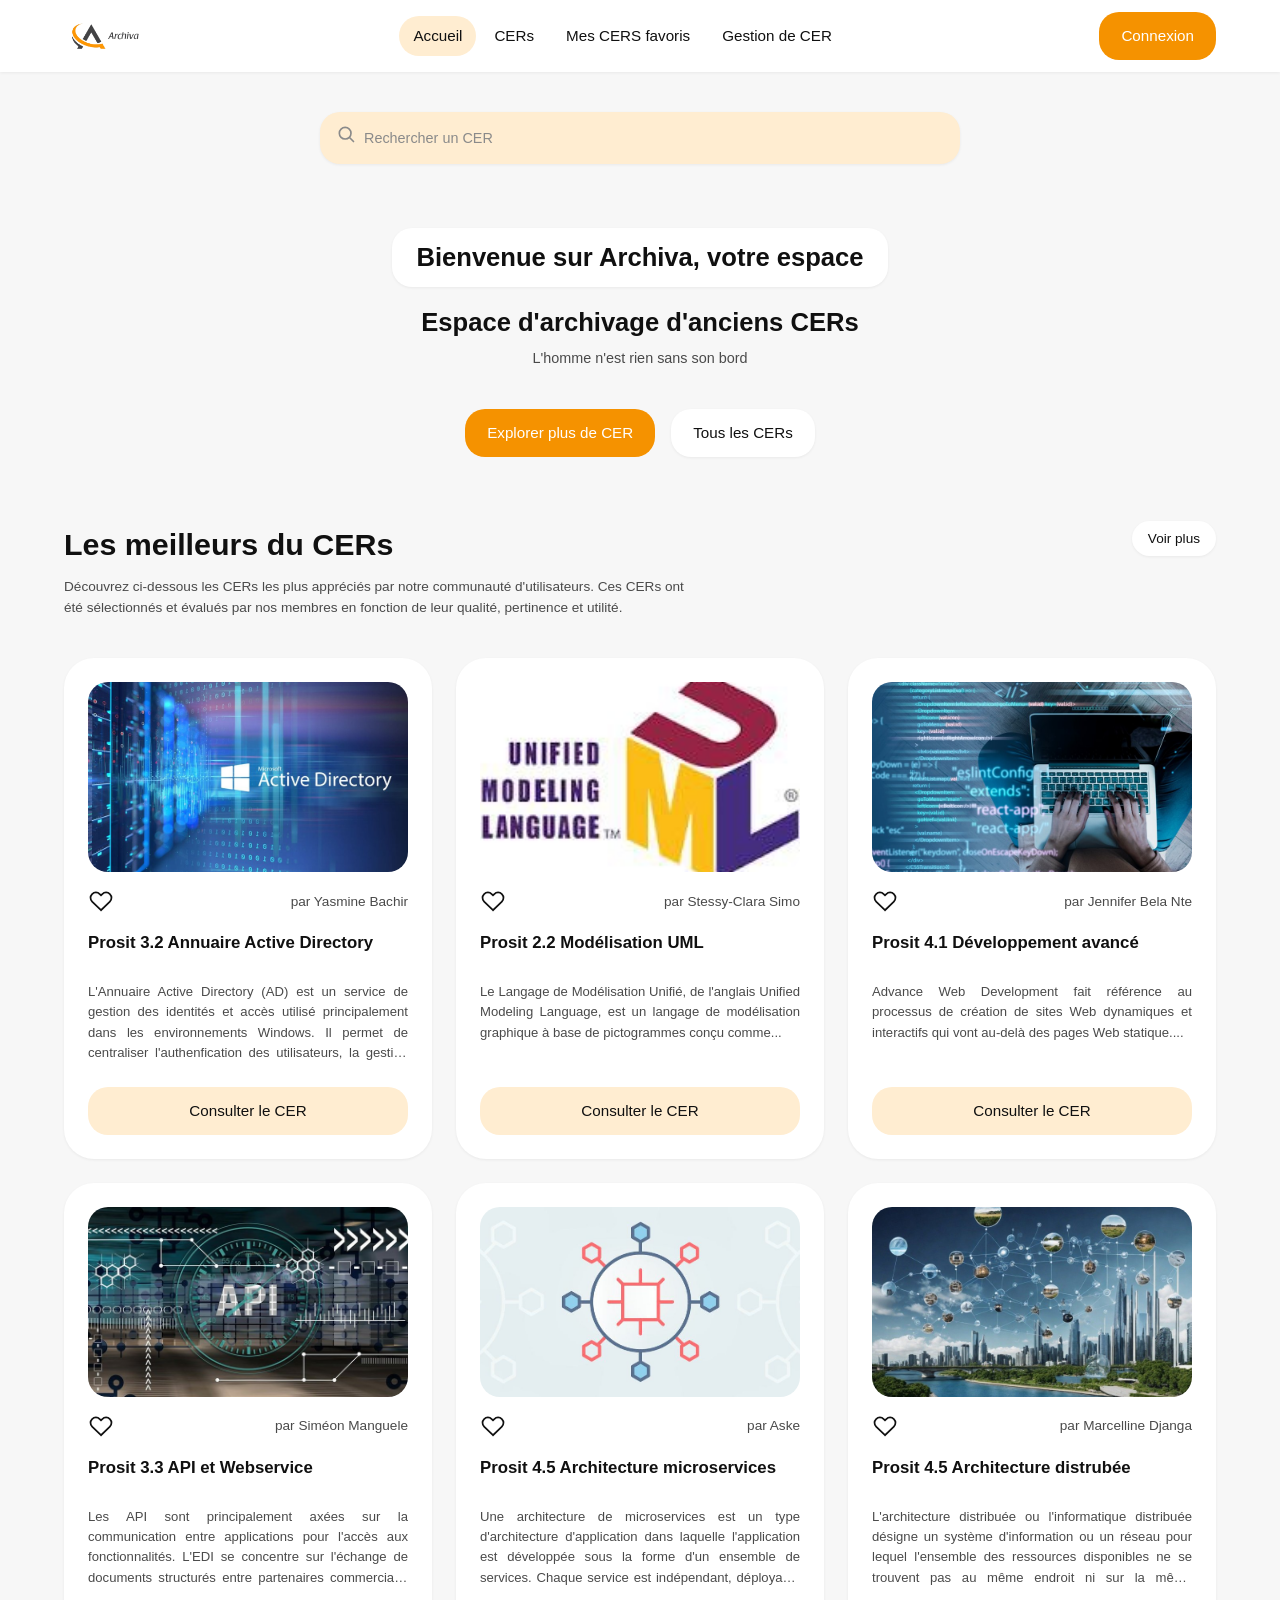
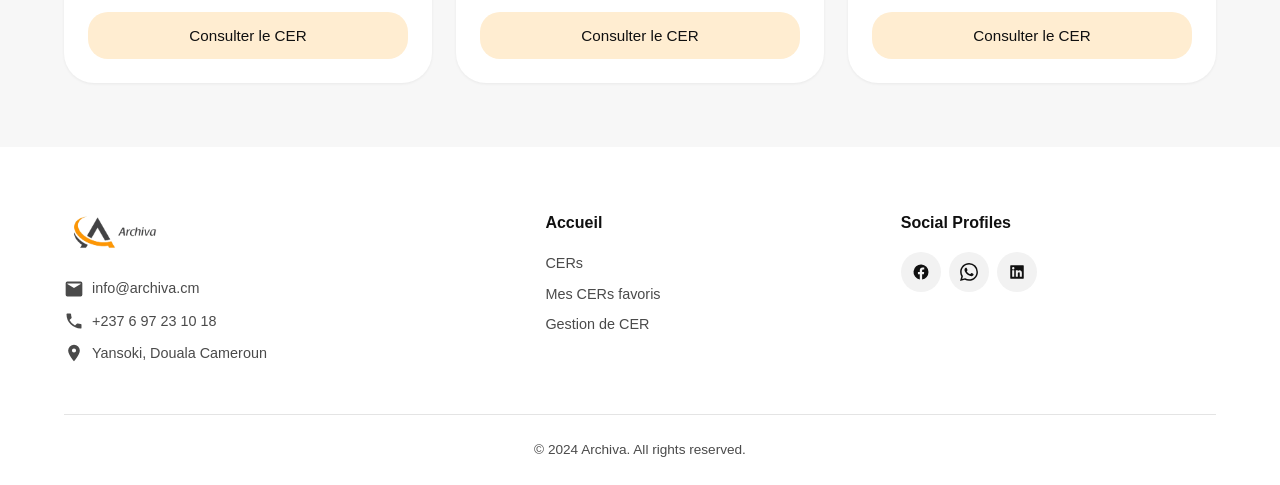
<file: index.html>
<!DOCTYPE html>
<html Lang="fr">
    <head>
        <meta charset="UTF-8">
        <meta name="viewport" content="width=device-width, initial-scale=1.0">
        <title>Archiva Accueil</title>
        <link rel="stylesheet" href="styles/styles.css">

    </head>

    <body>

        <header class="header">
            <div class="container header__inner">
                <a href="index.html" class="header__logo">
                    <img src="assets/images/logo.png" alt="Logo Archiva">
                </a>
                <nav class="nav">
                    <!-- Case à cocher cachée pour le menu mobile -->
                    <input type="checkbox" id="nav-toggle" class="nav__checkbox">
                     <!-- label hamburger coche/decoche la case ci-dessus -->
                    <label for="nav-toggle" class="nav__toggle" aria-label="Ouvrir le menu">
                    <svg width="26" height="26" viewBox="0 0 24 24" fill="none" stroke="currentColor" stroke-width="2" stroke-linecap="round">
                        <line x1="3" y1="6"  x2="21" y2="6"></line>
                        <line x1="3" y1="12" x2="21" y2="12"></line>
                        <line x1="3" y1="18" x2="21" y2="18"></line>
                    </svg>
                </label>

                
                <!-- Panneau du menu : barre horizontale en bureau, plein écran en mobile -->
                <div class="nav__panel">
                    <ul class="nav__list">
                       <!-- La croix de fermeture est un second label lié à la même case -->
                        <label for="nav-toggle" class="nav__close" aria-label="Fermer le menu">&times;</label>

                        <li class="nav__item"><a href="index.html"   class="nav__link nav__link--active">Accueil</a></li>
                        <li class="nav__item"><a href="cers.html" class="nav__link">CERs</a></li>
                        <li class="nav__item"><a href="favoris.html" class="nav__link">Mes CERS favoris</a></li>
                        <li class="nav__item"><a href="gestion.html" class="nav__link">Gestion de CER</a></li>

                        <a href="connexion.html" class="btn btn--primary nav__cta">Connexion</a>


                    </ul>
                </div>
                </nav>
            
                <a href="connexion.html" class="btn btn--primary header__cta">Connexion</a>
            </div>

        </header>

        <main>
           <!-- SECTION 1 — HERO -->
            <section class="hero">
                <div class="container">
                    <form class="search" action="cers.html">
                        <span class="search__icon">
                            <svg width="20" height="20" viewBox="0 0 24 24" fill="none" stroke="currentColor" stroke-width="2" stroke-linecap="round">
                             <circle cx="11" cy="11" r="7"></circle>
                             <line x1="16.5" y1="16.5" x2="21" y2="21"></line>
                            </svg>
                        </span>
                        <!-- label masqué visuellement mais lu par les lecteurs d'écran -->
                    <label for="search-home" class="sr-only">Rechercher un CER</label>
                    <input type="search" id="search-home" class="search__input" placeholder="Rechercher un CER">
                    </form>
                    <p class="hero__badge">Bienvenue sur Archiva, votre espace</p>
                    <h1 class="hero__title">Espace d'archivage d'anciens CERs</h1>
                    <p class="hero__subtitle">L'homme n'est rien sans son bord</p>

                <div class="hero__actions">
                    <a href="cers.html" class="btn btn--primary">Explorer plus de CER</a>
                    <a href="cers.html" class="btn btn--ghost">Tous les CERs</a>
                </div>

            </div>
            </section>
    <!-- SECTION 2 — LES MEILLEURS CERs -->
            <section class="cers">
                <div class="container">
                    <div class="cers__header">
                        <div>
                            <h2 class="cers__title">Les meilleurs du CERs</h2>
                            <p class="cers__description">
                            Découvrez ci-dessous les CERs les plus appréciés par notre communauté
                            d'utilisateurs. Ces CERs ont été sélectionnés et évalués par nos membres
                            en fonction de leur qualité, pertinence et utilité.
                        </p>
                        </div>
                        <a href="cers.html" class="btn btn--ghost btn--sm">Voir plus</a>
                    </div>

                    <div class="cers__grid">
                        <article class="card">
                            <img src="assets/images/active-directory.jpg" class="card__image" alt="Annuaire Active Directory">
                            <div class="card__meta">
                            <!-- Icône cœur : ajout aux favoris -->
                            <button class="card__fav" aria-label="Ajouter aux favoris">
                                <svg width="26" height="26" viewBox="0 0 24 24" fill="none" stroke="currentColor" stroke-width="1.6">
                                    <path d="M12 20.5 3.8 12.6a4.9 4.9 0 0 1 0-7 4.9 4.9 0 0 1 7 0l1.2 1.2 1.2-1.2a4.9 4.9 0 0 1 7 0 4.9 4.9 0 0 1 0 7z"></path>
                                </svg>
                            </button>
                            <span class="card__author">par Yasmine Bachir</span>
                             </div>

                             <h3 class="card__title">Prosit 3.2 Annuaire Active Directory</h3>

                             <p class="card__text">
                                L'Annuaire Active Directory (AD) est un service de gestion des identités et accès utilisé principalement dans les environnements Windows. Il permet de centraliser l'authenfication des utilisateurs, la gestion des ordinateurs du domaine et l'application des stratégies de groupe. 
                             </p>

                             <a href="#" class="btn btn--secondary btn--block card__action">Consulter le CER</a>
                        </article>

                          <article class="card">
                            <img src="assets/images/uml.jpg" class="card__image" alt="Modelisation UML">
                            <div class="card__meta">
                            <!-- Icône cœur : ajout aux favoris -->
                            <button class="card__fav" aria-label="Ajouter aux favoris">
                                <svg width="26" height="26" viewBox="0 0 24 24" fill="none" stroke="currentColor" stroke-width="1.6">
                                    <path d="M12 20.5 3.8 12.6a4.9 4.9 0 0 1 0-7 4.9 4.9 0 0 1 7 0l1.2 1.2 1.2-1.2a4.9 4.9 0 0 1 7 0 4.9 4.9 0 0 1 0 7z"></path>
                                </svg>
                            </button>
                            <span class="card__author">par Stessy-Clara Simo</span>
                             </div>

                             <h3 class="card__title">Prosit 2.2 Modélisation UML</h3>

                             <p class="card__text">
                                Le Langage de Modélisation Unifié, de l'anglais Unified Modeling Language, est un langage 
                                de modélisation graphique à base de pictogrammes conçu comme...
                             </p>

                             <a href="#" class="btn btn--secondary btn--block card__action">Consulter le CER</a>
                        </article>

                          <article class="card">
                            <img src="assets/images/advanced-dev.jpg" class="card__image" alt="Développement avancé">
                            <div class="card__meta">
                            <!-- Icône cœur : ajout aux favoris -->
                            <button class="card__fav" aria-label="Ajouter aux favoris">
                                <svg width="26" height="26" viewBox="0 0 24 24" fill="none" stroke="currentColor" stroke-width="1.6">
                                    <path d="M12 20.5 3.8 12.6a4.9 4.9 0 0 1 0-7 4.9 4.9 0 0 1 7 0l1.2 1.2 1.2-1.2a4.9 4.9 0 0 1 7 0 4.9 4.9 0 0 1 0 7z"></path>
                                </svg>
                            </button>
                            <span class="card__author">par Jennifer Bela Nte</span>
                             </div>

                             <h3 class="card__title">Prosit 4.1 Développement avancé </h3>

                             <p class="card__text">
                                Advance Web Development fait référence au processus de création de sites Web dynamiques et 
                                interactifs qui vont au-delà des pages Web statique....
                             </p>

                             <a href="#" class="btn btn--secondary btn--block card__action">Consulter le CER</a>
                        </article>

                        <article class="card">
                            <img src="assets/images/api-webservice.jpg" class="card__image" alt="API et Webservice">

                            <div class="card__meta">
                                <button class="card__fav" aria-label="Ajouter aux favoris">
                                    <svg width="26" height="26" viewBox="0 0 24 24" fill="none" stroke="currentColor" stroke-width="1.6">
                                        <path d="M12 20.5 3.8 12.6a4.9 4.9 0 0 1 0-7 4.9 4.9 0 0 1 7 0l1.2 1.2 1.2-1.2a4.9 4.9 0 0 1 7 0 4.9 4.9 0 0 1 0 7z"></path>
                                    </svg>
                                </button>
                                <span class="card__author">par Siméon Manguele</span>
                            </div>

                            <h3 class="card__title">Prosit 3.3 API et Webservice</h3>
                            <p class="card__text">
                                Les API sont principalement axées sur la communication entre applications pour
                                l'accès aux fonctionnalités. L'EDI se concentre sur l'échange de documents
                                structurés entre partenaires commerciaux selon des formats normalisés.
                            </p>

                            <a href="#" class="btn btn--secondary btn--block card__action">Consulter le CER</a>
                          </article>

                          <article class="card">
                            <img src="assets/images/microservices.jpg" class="card__image" alt="Architecture microservices">

                            <div class="card__meta">
                                <button class="card__fav" aria-label="Ajouter aux favoris">
                                    <svg width="26" height="26" viewBox="0 0 24 24" fill="none" stroke="currentColor" stroke-width="1.6">
                                        <path d="M12 20.5 3.8 12.6a4.9 4.9 0 0 1 0-7 4.9 4.9 0 0 1 7 0l1.2 1.2 1.2-1.2a4.9 4.9 0 0 1 7 0 4.9 4.9 0 0 1 0 7z"></path>
                                    </svg>
                                </button>
                                <span class="card__author">par Aske</span>
                            </div>

                            <h3 class="card__title">Prosit 4.5 Architecture microservices</h3>
                            <p class="card__text">
                                Une architecture de microservices est un type d'architecture d'application dans
                                laquelle l'application est développée sous la forme d'un ensemble de services.
                                Chaque service est indépendant, déployable séparément et communique avec les
                                autres via des interfaces légères.
                            </p>

                            <a href="#" class="btn btn--secondary btn--block card__action">Consulter le CER</a>
                          </article>

                          <article class="card">
                            <img src="assets/images/architecture-distribuee.jpg" class="card__image" alt="Architecture distribuée">

                            <div class="card__meta">
                                <button class="card__fav" aria-label="Ajouter aux favoris">
                                    <svg width="26" height="26" viewBox="0 0 24 24" fill="none" stroke="currentColor" stroke-width="1.6">
                                        <path d="M12 20.5 3.8 12.6a4.9 4.9 0 0 1 0-7 4.9 4.9 0 0 1 7 0l1.2 1.2 1.2-1.2a4.9 4.9 0 0 1 7 0 4.9 4.9 0 0 1 0 7z"></path>
                                    </svg>
                                </button>
                                <span class="card__author">par Marcelline Djanga</span>
                            </div>

                            <h3 class="card__title">Prosit 4.5 Architecture distrubée</h3>
                            <p class="card__text">
                                L'architecture distribuée ou l'informatique distribuée désigne un système
                                d'information ou un réseau pour lequel l'ensemble des ressources disponibles
                                ne se trouvent pas au même endroit ni sur la même machine.
                            </p>

                            <a href="#" class="btn btn--secondary btn--block card__action">Consulter le CER</a>
                          </article>

                    </div>
                </div>
            </section>


        </main>

        <footer class="footer">
            <div class="container">
                <div class="footer__top">

                    <!-- Colonne 1 : Logo et coordonnees -->
                    <div>
                        <div class="footer__logo">
                            <img src="assets/images/logo.png" alt="Archiva logo">
                        </div>

                        <p class="footer__contact-item">
                            <svg width="20" height="20" viewBox="0 0 24 24" fill="currentColor">
                            <path d="M2 5a2 2 0 0 1 2-2h16a2 2 0 0 1 2 2v14a2 2 0 0 1-2 2H4a2 2 0 0 1-2-2zm2 .5v.4l8 5 8-5v-.4z"/>
                        </svg>
                            info@archiva.cm
                        </p>

                        <p class="footer__contact-item">
                            <svg width="20" height="20" viewBox="0 0 24 24" fill="currentColor">
                            <path d="M6.6 10.8a15.1 15.1 0 0 0 6.6 6.6l2.2-2.2a1 1 0 0 1 1-.2 11.4 11.4 0 0 0 3.6.6 1 1 0 0 1 1 1V20a1 1 0 0 1-1 1A17 17 0 0 1 3 4a1 1 0 0 1 1-1h3.5a1 1 0 0 1 1 1 11.4 11.4 0 0 0 .6 3.6 1 1 0 0 1-.2 1z"/>
                        </svg>
                            +237 6 97 23 10 18
                        </p>

                        
                        <p class="footer__contact-item">
                            <svg width="20" height="20" viewBox="0 0 24 24" fill="currentColor">
                            <path d="M12 2a7 7 0 0 0-7 7c0 5.2 7 13 7 13s7-7.8 7-13a7 7 0 0 0-7-7m0 9.5A2.5 2.5 0 1 1 12 6.5a2.5 2.5 0 0 1 0 5"/>
                        </svg>
                            Yansoki, Douala Cameroun
                        </p>

                    </div>
                    <!-- Colonne 2 : liens de navigation -->
                <div>
                    <h3 class="footer__title">Accueil</h3>
                    <a href="cers.html"    class="footer__link">CERs</a>
                    <a href="favoris.html" class="footer__link">Mes CERs favoris</a>
                    <a href="gestion.html" class="footer__link">Gestion de CER</a>
                </div>

                <!-- Colonne 3 : réseaux sociaux -->
                <div>
                    <h3 class="footer__title">Social Profiles</h3>
                    <div class="footer__socials">
                        <a href="#" class="footer__social" aria-label="Facebook">
                            <svg width="18" height="18" viewBox="0 0 24 24" fill="currentColor">
                                <path d="M22 12a10 10 0 1 0-11.6 9.9v-7H7.9V12h2.5V9.8c0-2.5 1.5-3.9 3.7-3.9 1.1 0 2.2.2 2.2.2v2.4h-1.2c-1.2 0-1.6.8-1.6 1.6V12h2.7l-.4 2.9h-2.3v7A10 10 0 0 0 22 12"/>
                            </svg>
                        </a>
                        <a href="#" class="footer__social" aria-label="Whatsapp">
                            <svg width="18" height="18" viewBox="0 0 24 24" fill="currentColor">
                                <path d="M17.472 14.382c-.297-.149-1.758-.867-2.03-.967-.273-.099-.471-.148-.67.15-.197.297-.767.966-.94 1.164-.173.199-.347.223-.644.075-.297-.15-1.255-.463-2.39-1.475-.883-.788-1.48-1.761-1.653-2.059-.173-.297-.018-.458.13-.606.134-.133.298-.347.446-.52.149-.174.198-.298.298-.497.099-.198.05-.371-.025-.52-.075-.149-.669-1.612-.916-2.207-.242-.579-.487-.5-.669-.51-.173-.008-.371-.01-.57-.01-.198 0-.52.074-.792.372-.272.297-1.04 1.016-1.04 2.479 0 1.462 1.065 2.875 1.213 3.074.149.198 2.096 3.2 5.077 4.487.709.306 1.262.489 1.694.625.712.227 1.36.195 1.871.118.571-.085 1.758-.719 2.006-1.413.248-.694.248-1.289.173-1.413-.074-.124-.272-.198-.57-.347zm-5.421 7.403h-.004a9.87 9.87 0 0 1-5.031-1.378l-.361-.214-3.741.982.998-3.648-.235-.374a9.86 9.86 0 0 1-1.51-5.26c.001-5.45 4.436-9.884 9.888-9.884 2.64 0 5.122 1.03 6.988 2.898a9.825 9.825 0 0 1 2.893 6.994c-.003 5.45-4.437 9.884-9.885 9.884zm8.413-18.297A11.815 11.815 0 0 0 12.05 0C5.495 0 .16 5.335.157 11.892c0 2.096.547 4.142 1.588 5.945L.057 24l6.305-1.654a11.882 11.882 0 0 0 5.683 1.448h.005c6.554 0 11.89-5.335 11.893-11.893a11.821 11.821 0 0 0-3.48-8.413z"/>
                            </svg>
                        </a>
                        <a href="#" class="footer__social" aria-label="LinkedIn">
                            <svg width="18" height="18" viewBox="0 0 24 24" fill="currentColor">
                                <path d="M20.4 3H3.6A.6.6 0 0 0 3 3.6v16.8c0 .3.3.6.6.6h16.8c.3 0 .6-.3.6-.6V3.6a.6.6 0 0 0-.6-.6M8.3 18.3H5.6V9.7h2.7zM7 8.6a1.6 1.6 0 1 1 0-3.2 1.6 1.6 0 0 1 0 3.2m11.4 9.7h-2.7V14c0-1-.3-1.7-1.2-1.7-.7 0-1.1.5-1.3 1-.1.2-.1.4-.1.7v4.3h-2.7V9.7h2.7v1.2a2.7 2.7 0 0 1 2.4-1.3c1.8 0 3 1.1 3 3.6z"/>
                            </svg>
                        </a>
                    </div>
                </div>

                </div>

                <div class="footer__bottom">
                <p>&copy; 2024 Archiva. All rights reserved.</p>
            </div>

            </div>

        </footer>
         <script src="script/script.js" defer></script>
    </body>
</html>
</file>
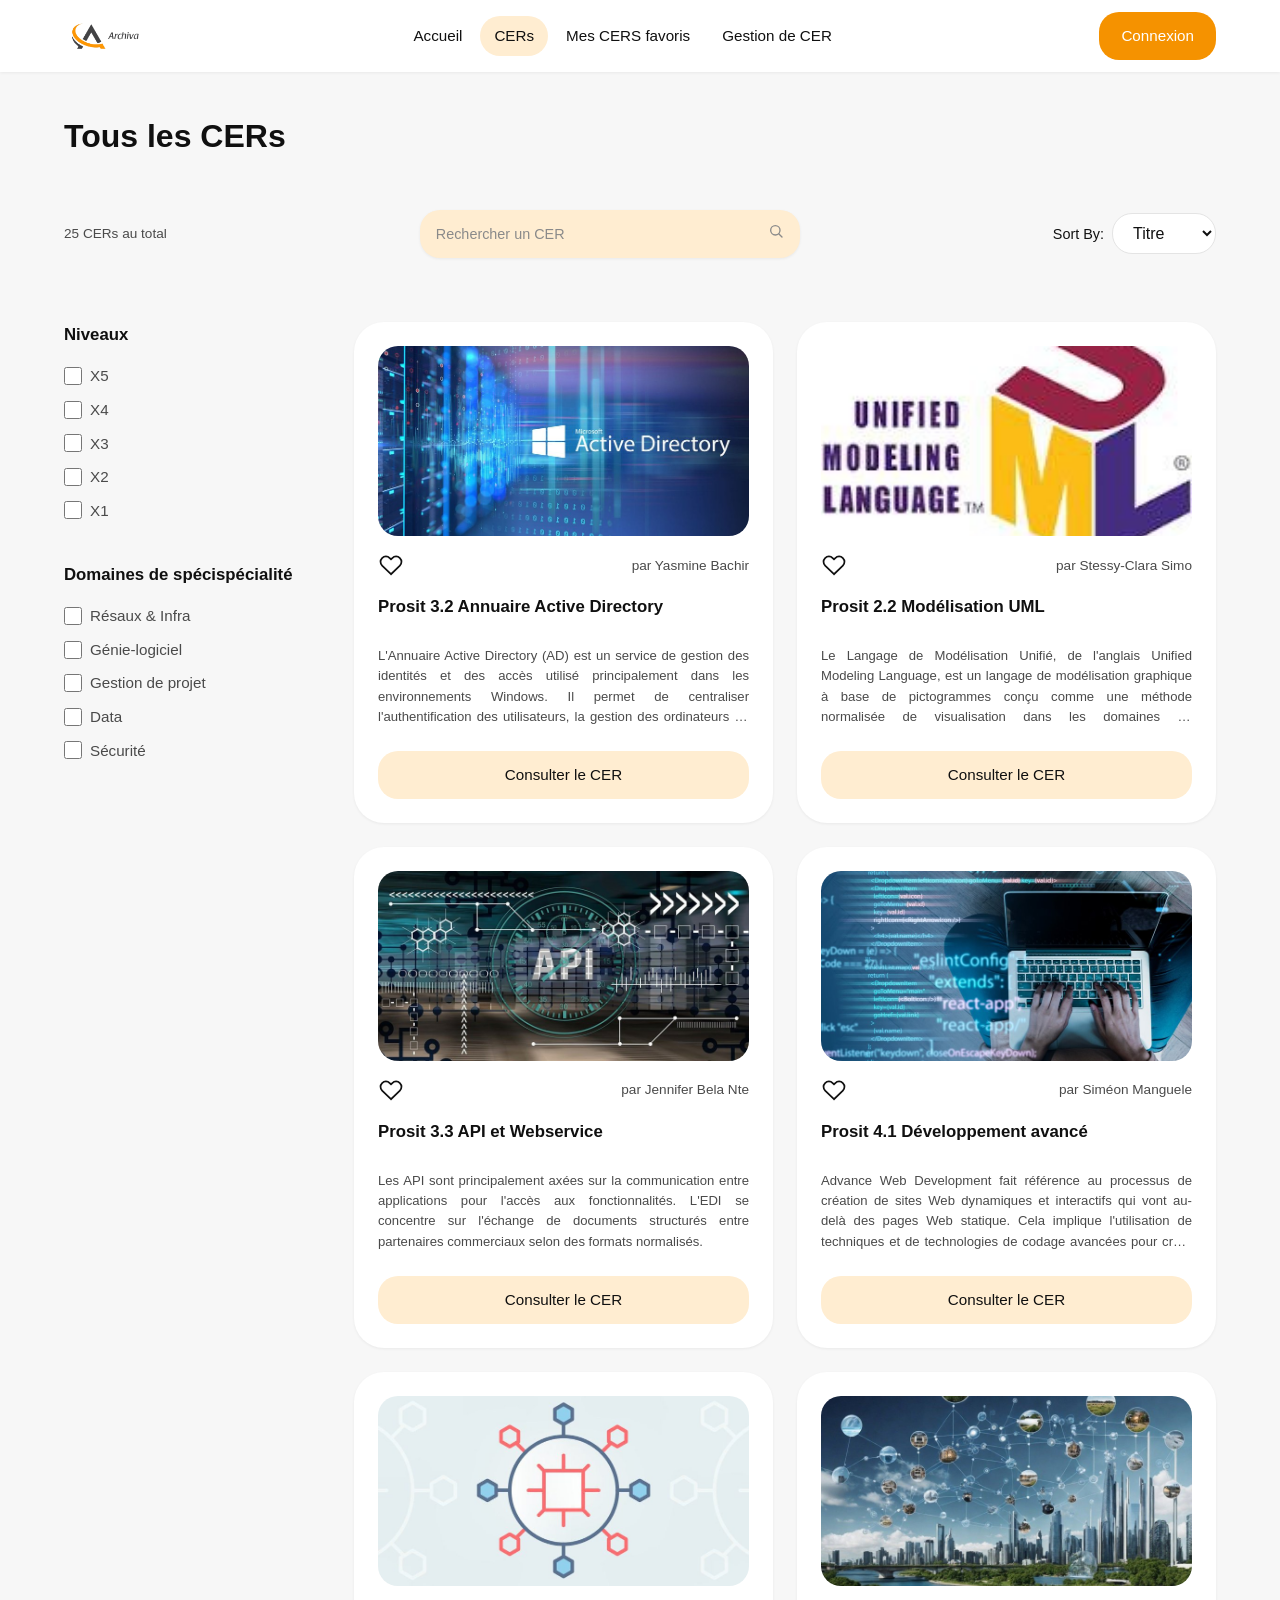
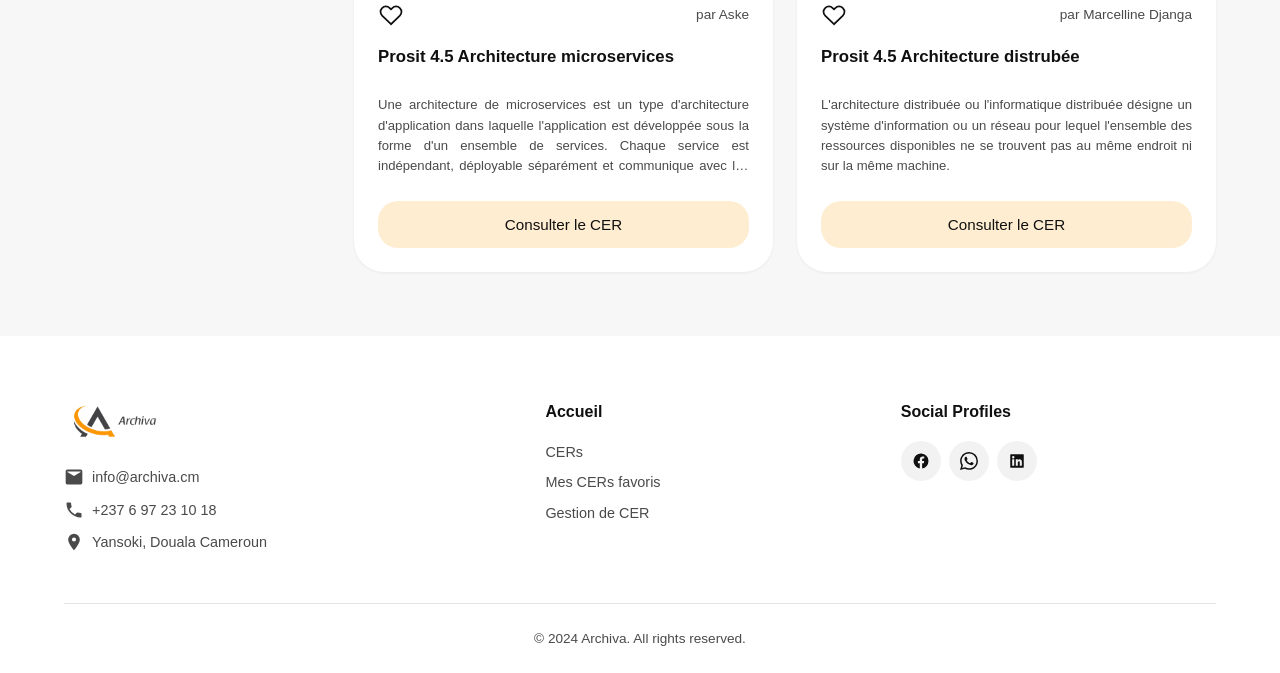
<file: cers.html>
<!DOCTYPE html>
<html Lang="fr">
    <head>
        <meta charset="UTF-8">
        <meta name="viewport" content="width=device-width, initial-scale=1.0">
        <title>Tous les CERs</title>
        <link rel="stylesheet" href="styles/styles.css">

    </head>
 <body>

        <header class="header">
            <div class="container header__inner">
                <a href="index.html" class="header__logo">
                    <img src="assets/images/logo.png" alt="Logo Archiva">
                </a>
                <nav class="nav">
                    <!-- Case à cocher cachée pour le menu mobile -->
                    <input type="checkbox" id="nav-toggle" class="nav__checkbox">
                     <!-- label hamburger coche/decoche la case ci-dessus -->
                    <label for="nav-toggle" class="nav__toggle" aria-label="Ouvrir le menu">
                    <svg width="26" height="26" viewBox="0 0 24 24" fill="none" stroke="currentColor" stroke-width="2" stroke-linecap="round">
                        <line x1="3" y1="6"  x2="21" y2="6"></line>
                        <line x1="3" y1="12" x2="21" y2="12"></line>
                        <line x1="3" y1="18" x2="21" y2="18"></line>
                    </svg>
                </label>

                
                <!-- Panneau du menu : barre horizontale en bureau, plein écran en mobile -->
                <div class="nav__panel">
                    <ul class="nav__list">
                       <!-- La croix de fermeture est un second label lié à la même case -->
                        <label for="nav-toggle" class="nav__close" aria-label="Fermer le menu">&times;</label>

                        <li class="nav__item"><a href="index.html"   class="nav__link">Accueil</a></li>
                        <li class="nav__item"><a href="cers.html" class="nav__link nav__link--active">CERs</a></li>
                        <li class="nav__item"><a href="favoris.html" class="nav__link">Mes CERS favoris</a></li>
                        <li class="nav__item"><a href="gestion.html" class="nav__link">Gestion de CER</a></li>

                        <a href="connexion.html" class="btn btn--primary nav__cta">Connexion</a>


                    </ul>
                </div>
                </nav>
            
                <a href="connexion.html" class="btn btn--primary header__cta">Connexion</a>
            </div>

        </header>

        <main>
            <section class="page-title">
                <div class="container">
                    <h1 class="page-title__text">Tous les CERs</h1>
                </div>
            </section>

            <section>
                <div class="container listing">
                    <div class="toolbar">

                        <p class="toolbar__count">25 CERs au total</p>

                        <form class="search toolbar__search">
                            <input type="search" id="search-cers" class="search__input" placeholder="Rechercher un CER">
                              <span class="search__icon">
                                <svg width="16" height="16" viewBox="0 0 24 24" fill="none" stroke="currentColor" stroke-width="2" stroke-linecap="round">
                                   <circle cx="11" cy="11" r="7"></circle>
                                   <line x1="16.5" y1="16.5" x2="21" y2="21"></line>
                                </svg>
                              </span>
                        </form>
                        
                        <div class="toolbar__sort">
                            <label for="sort-cers" class="toolbar__label">Sort By:</label>
                            <select id="sort-cers" class="select">
                                <option>Titre</option>
                                <option>Date</option>
                                <option>Niveau</option>
                            </select>
                        </div>
                    </div>

                    <aside class="filters">

                        <div class="filters__group">
                            <h2 class="filters__title">Niveaux</h2>
                            <label class="filters__item" for="cers-niv-x5">
                               <input type="checkbox" id="cers-niv-x5" class="filters__checkbox">
                                 X5
                            </label>

                            <label class="filters__item" for="cers-niv-x4">
                              <input type="checkbox" id="cers-niv-x4" class="filters__checkbox">
                              X4
                            </label>

                            <label class="filters__item" for="cers-niv-x3">
                             <input type="checkbox" id="cers-niv-x3" class="filters__checkbox">
                             X3
                            </label>

                            <label class="filters__item" for="cers-niv-x2">
                              <input type="checkbox" id="cers-niv-x2" class="filters__checkbox">
                               X2
                            </label>

                            <label class="filters__item" for="cers-niv-x1">
                               <input type="checkbox" id="cers-niv-x1" class="filters__checkbox">
                              X1
                            </label>

                        </div>

                        <div class="filters__group">
                             <h2 class="filters__title">Domaines de spécispécialité</h2>
                            <label class="filters__item" for="cers-dom-resaux-et-infra">
                                <input type="checkbox" id="cers-dom-resaux-et-infra" class="filters__checkbox">
                                Résaux & Infra
                            </label>

                            <label class="filters__item" for="cers-dom-genie-logiciel">
                                 <input type="checkbox" id="cers-dom-genie-logiciel" class="filters__checkbox">
                                Génie-logiciel
                            </label>

                            <label class="filters__item" for="cers-dom-gestion-de-projet">
                                <input type="checkbox" id="cers-dom-gestion-de-projet" class="filters__checkbox">
                                 Gestion de projet
                            </label>

                            <label class="filters__item" for="cers-dom-data">
                                <input type="checkbox" id="cers-dom-data" class="filters__checkbox">
                                 Data
                            </label>

                            <label class="filters__item" for="cers-dom-securite">
                               <input type="checkbox" id="cers-dom-securite" class="filters__checkbox">
                               Sécurité
                            </label>

                        </div>

                    </aside>

                    <div>
                        <div class="cers__grid">

                            <article class="card">
                            <img src="assets/images/active-directory.jpg" class="card__image" alt="Annuaire Active Directory">

                            <div class="card__meta">
                                <!-- Icône cœur : ajout aux favoris -->
                                <button class="card__fav" aria-label="Ajouter aux favoris">
                                    <svg width="26" height="26" viewBox="0 0 24 24" fill="none" stroke="currentColor" stroke-width="1.6">
                                        <path d="M12 20.5 3.8 12.6a4.9 4.9 0 0 1 0-7 4.9 4.9 0 0 1 7 0l1.2 1.2 1.2-1.2a4.9 4.9 0 0 1 7 0 4.9 4.9 0 0 1 0 7z"></path>
                                    </svg>
                                </button>
                                <span class="card__author">par Yasmine Bachir</span>
                            </div>

                            <h3 class="card__title">Prosit 3.2 Annuaire Active Directory</h3>

                            
                            <p class="card__text">
                                L'Annuaire Active Directory (AD) est un service de gestion des identités
                                et des accès utilisé principalement dans les environnements Windows.
                                Il permet de centraliser l'authentification des utilisateurs, la gestion
                                des ordinateurs du domaine et l'application des stratégies de groupe.
                            </p>

                            <a href="#" class="btn btn--secondary btn--block card__action">Consulter le CER</a>
                            </article>

                          <article class="card">
                            <img src="assets/images/uml.jpg" class="card__image" alt="Modélisation UML">

                            <div class="card__meta">
                                <button class="card__fav" aria-label="Ajouter aux favoris">
                                    <svg width="26" height="26" viewBox="0 0 24 24" fill="none" stroke="currentColor" stroke-width="1.6">
                                        <path d="M12 20.5 3.8 12.6a4.9 4.9 0 0 1 0-7 4.9 4.9 0 0 1 7 0l1.2 1.2 1.2-1.2a4.9 4.9 0 0 1 7 0 4.9 4.9 0 0 1 0 7z"></path>
                                    </svg>
                                </button>
                                <span class="card__author">par Stessy-Clara Simo</span>
                            </div>

                            <h3 class="card__title">Prosit 2.2 Modélisation UML</h3>
                            <p class="card__text">
                                Le Langage de Modélisation Unifié, de l'anglais Unified Modeling Language,
                                est un langage de modélisation graphique à base de pictogrammes conçu comme
                                une méthode normalisée de visualisation dans les domaines du développement
                                logiciel et en conception orientée objet.
                            </p>

                            <a href="#" class="btn btn--secondary btn--block card__action">Consulter le CER</a>
                          </article>

                          <article class="card">
                            <img src="assets/images/api-webservice.jpg" class="card__image" alt="API et Webservice">

                            <div class="card__meta">
                                <button class="card__fav" aria-label="Ajouter aux favoris">
                                    <svg width="26" height="26" viewBox="0 0 24 24" fill="none" stroke="currentColor" stroke-width="1.6">
                                        <path d="M12 20.5 3.8 12.6a4.9 4.9 0 0 1 0-7 4.9 4.9 0 0 1 7 0l1.2 1.2 1.2-1.2a4.9 4.9 0 0 1 7 0 4.9 4.9 0 0 1 0 7z"></path>
                                    </svg>
                                </button>
                                <span class="card__author">par Jennifer Bela Nte</span>
                            </div>

                            <h3 class="card__title">Prosit 3.3 API et Webservice</h3>
                            <p class="card__text">
                                Les API sont principalement axées sur la communication entre applications pour
                                l'accès aux fonctionnalités. L'EDI se concentre sur l'échange de documents
                                structurés entre partenaires commerciaux selon des formats normalisés.
                            </p>

                            <a href="#" class="btn btn--secondary btn--block card__action">Consulter le CER</a>
                          </article>

                          <article class="card">
                            <img src="assets/images/advanced-dev.jpg" class="card__image" alt="Développement avancé">

                            <div class="card__meta">
                                <button class="card__fav" aria-label="Ajouter aux favoris">
                                    <svg width="26" height="26" viewBox="0 0 24 24" fill="none" stroke="currentColor" stroke-width="1.6">
                                        <path d="M12 20.5 3.8 12.6a4.9 4.9 0 0 1 0-7 4.9 4.9 0 0 1 7 0l1.2 1.2 1.2-1.2a4.9 4.9 0 0 1 7 0 4.9 4.9 0 0 1 0 7z"></path>
                                    </svg>
                                </button>
                                <span class="card__author">par Siméon Manguele</span>
                            </div>

                            <h3 class="card__title">Prosit 4.1 Développement avancé</h3>
                            <p class="card__text">
                                Advance Web Development fait référence au processus de création de sites Web
                                dynamiques et interactifs qui vont au-delà des pages Web statique. Cela implique
                                l'utilisation de techniques et de technologies de codage avancées pour créer des
                                sites Web fonctionnels et visuellement attrayants.
                            </p>

                            <a href="#" class="btn btn--secondary btn--block card__action">Consulter le CER</a>
                          </article>

                          <article class="card">
                            <img src="assets/images/microservices.jpg" class="card__image" alt="Architecture microservices">

                            <div class="card__meta">
                                <button class="card__fav" aria-label="Ajouter aux favoris">
                                    <svg width="26" height="26" viewBox="0 0 24 24" fill="none" stroke="currentColor" stroke-width="1.6">
                                        <path d="M12 20.5 3.8 12.6a4.9 4.9 0 0 1 0-7 4.9 4.9 0 0 1 7 0l1.2 1.2 1.2-1.2a4.9 4.9 0 0 1 7 0 4.9 4.9 0 0 1 0 7z"></path>
                                    </svg>
                                </button>
                                <span class="card__author">par Aske</span>
                            </div>

                            <h3 class="card__title">Prosit 4.5 Architecture microservices</h3>
                            <p class="card__text">
                                Une architecture de microservices est un type d'architecture d'application dans
                                laquelle l'application est développée sous la forme d'un ensemble de services.
                                Chaque service est indépendant, déployable séparément et communique avec les
                                autres via des interfaces légères.
                            </p>

                            <a href="#" class="btn btn--secondary btn--block card__action">Consulter le CER</a>
                          </article>

                          <article class="card">
                            <img src="assets/images/architecture-distribuee.jpg" class="card__image" alt="Architecture distribuée">

                            <div class="card__meta">
                                <button class="card__fav" aria-label="Ajouter aux favoris">
                                    <svg width="26" height="26" viewBox="0 0 24 24" fill="none" stroke="currentColor" stroke-width="1.6">
                                        <path d="M12 20.5 3.8 12.6a4.9 4.9 0 0 1 0-7 4.9 4.9 0 0 1 7 0l1.2 1.2 1.2-1.2a4.9 4.9 0 0 1 7 0 4.9 4.9 0 0 1 0 7z"></path>
                                    </svg>
                                </button>
                                <span class="card__author">par Marcelline Djanga</span>
                            </div>

                            <h3 class="card__title">Prosit 4.5 Architecture distrubée</h3>
                            <p class="card__text">
                                L'architecture distribuée ou l'informatique distribuée désigne un système
                                d'information ou un réseau pour lequel l'ensemble des ressources disponibles
                                ne se trouvent pas au même endroit ni sur la même machine.
                            </p>

                            <a href="#" class="btn btn--secondary btn--block card__action">Consulter le CER</a>
                          </article>

                        </div>
                    </div>

                </div>
            </section>
        </main>

        <footer class="footer">
            <div class="container">
                <div class="footer__top">

                    <!-- Colonne 1 : Logo et coordonnees -->
                    <div>
                        <div class="footer__logo">
                            <img src="assets/images/logo.png" alt="Archiva logo">
                        </div>

                        <p class="footer__contact-item">
                            <svg width="20" height="20" viewBox="0 0 24 24" fill="currentColor">
                            <path d="M2 5a2 2 0 0 1 2-2h16a2 2 0 0 1 2 2v14a2 2 0 0 1-2 2H4a2 2 0 0 1-2-2zm2 .5v.4l8 5 8-5v-.4z"/>
                        </svg>
                            info@archiva.cm
                        </p>

                        <p class="footer__contact-item">
                            <svg width="20" height="20" viewBox="0 0 24 24" fill="currentColor">
                            <path d="M6.6 10.8a15.1 15.1 0 0 0 6.6 6.6l2.2-2.2a1 1 0 0 1 1-.2 11.4 11.4 0 0 0 3.6.6 1 1 0 0 1 1 1V20a1 1 0 0 1-1 1A17 17 0 0 1 3 4a1 1 0 0 1 1-1h3.5a1 1 0 0 1 1 1 11.4 11.4 0 0 0 .6 3.6 1 1 0 0 1-.2 1z"/>
                        </svg>
                            +237 6 97 23 10 18
                        </p>

                        
                        <p class="footer__contact-item">
                            <svg width="20" height="20" viewBox="0 0 24 24" fill="currentColor">
                            <path d="M12 2a7 7 0 0 0-7 7c0 5.2 7 13 7 13s7-7.8 7-13a7 7 0 0 0-7-7m0 9.5A2.5 2.5 0 1 1 12 6.5a2.5 2.5 0 0 1 0 5"/>
                        </svg>
                            Yansoki, Douala Cameroun
                        </p>

                    </div>
                    <!-- Colonne 2 : liens de navigation -->
                <div>
                    <h3 class="footer__title">Accueil</h3>
                    <a href="cers.html"    class="footer__link">CERs</a>
                    <a href="favoris.html" class="footer__link">Mes CERs favoris</a>
                    <a href="gestion.html" class="footer__link">Gestion de CER</a>
                </div>

                <!-- Colonne 3 : réseaux sociaux -->
                <div>
                    <h3 class="footer__title">Social Profiles</h3>
                    <div class="footer__socials">
                        <a href="#" class="footer__social" aria-label="Facebook">
                            <svg width="18" height="18" viewBox="0 0 24 24" fill="currentColor">
                                <path d="M22 12a10 10 0 1 0-11.6 9.9v-7H7.9V12h2.5V9.8c0-2.5 1.5-3.9 3.7-3.9 1.1 0 2.2.2 2.2.2v2.4h-1.2c-1.2 0-1.6.8-1.6 1.6V12h2.7l-.4 2.9h-2.3v7A10 10 0 0 0 22 12"/>
                            </svg>
                        </a>
                        <a href="#" class="footer__social" aria-label="Whatsapp">
                            <svg width="18" height="18" viewBox="0 0 24 24" fill="currentColor">
                                <path d="M17.472 14.382c-.297-.149-1.758-.867-2.03-.967-.273-.099-.471-.148-.67.15-.197.297-.767.966-.94 1.164-.173.199-.347.223-.644.075-.297-.15-1.255-.463-2.39-1.475-.883-.788-1.48-1.761-1.653-2.059-.173-.297-.018-.458.13-.606.134-.133.298-.347.446-.52.149-.174.198-.298.298-.497.099-.198.05-.371-.025-.52-.075-.149-.669-1.612-.916-2.207-.242-.579-.487-.5-.669-.51-.173-.008-.371-.01-.57-.01-.198 0-.52.074-.792.372-.272.297-1.04 1.016-1.04 2.479 0 1.462 1.065 2.875 1.213 3.074.149.198 2.096 3.2 5.077 4.487.709.306 1.262.489 1.694.625.712.227 1.36.195 1.871.118.571-.085 1.758-.719 2.006-1.413.248-.694.248-1.289.173-1.413-.074-.124-.272-.198-.57-.347zm-5.421 7.403h-.004a9.87 9.87 0 0 1-5.031-1.378l-.361-.214-3.741.982.998-3.648-.235-.374a9.86 9.86 0 0 1-1.51-5.26c.001-5.45 4.436-9.884 9.888-9.884 2.64 0 5.122 1.03 6.988 2.898a9.825 9.825 0 0 1 2.893 6.994c-.003 5.45-4.437 9.884-9.885 9.884zm8.413-18.297A11.815 11.815 0 0 0 12.05 0C5.495 0 .16 5.335.157 11.892c0 2.096.547 4.142 1.588 5.945L.057 24l6.305-1.654a11.882 11.882 0 0 0 5.683 1.448h.005c6.554 0 11.89-5.335 11.893-11.893a11.821 11.821 0 0 0-3.48-8.413z"/>
                            </svg>
                        </a>
                        <a href="#" class="footer__social" aria-label="LinkedIn">
                            <svg width="18" height="18" viewBox="0 0 24 24" fill="currentColor">
                                <path d="M20.4 3H3.6A.6.6 0 0 0 3 3.6v16.8c0 .3.3.6.6.6h16.8c.3 0 .6-.3.6-.6V3.6a.6.6 0 0 0-.6-.6M8.3 18.3H5.6V9.7h2.7zM7 8.6a1.6 1.6 0 1 1 0-3.2 1.6 1.6 0 0 1 0 3.2m11.4 9.7h-2.7V14c0-1-.3-1.7-1.2-1.7-.7 0-1.1.5-1.3 1-.1.2-.1.4-.1.7v4.3h-2.7V9.7h2.7v1.2a2.7 2.7 0 0 1 2.4-1.3c1.8 0 3 1.1 3 3.6z"/>
                            </svg>
                        </a>
                    </div>
                </div>

                </div>

                <div class="footer__bottom">
                <p>&copy; 2024 Archiva. All rights reserved.</p>
            </div>

            </div>

        </footer>
        <script src="script/script.js" defer></script>
 </body>
</html>
</file>
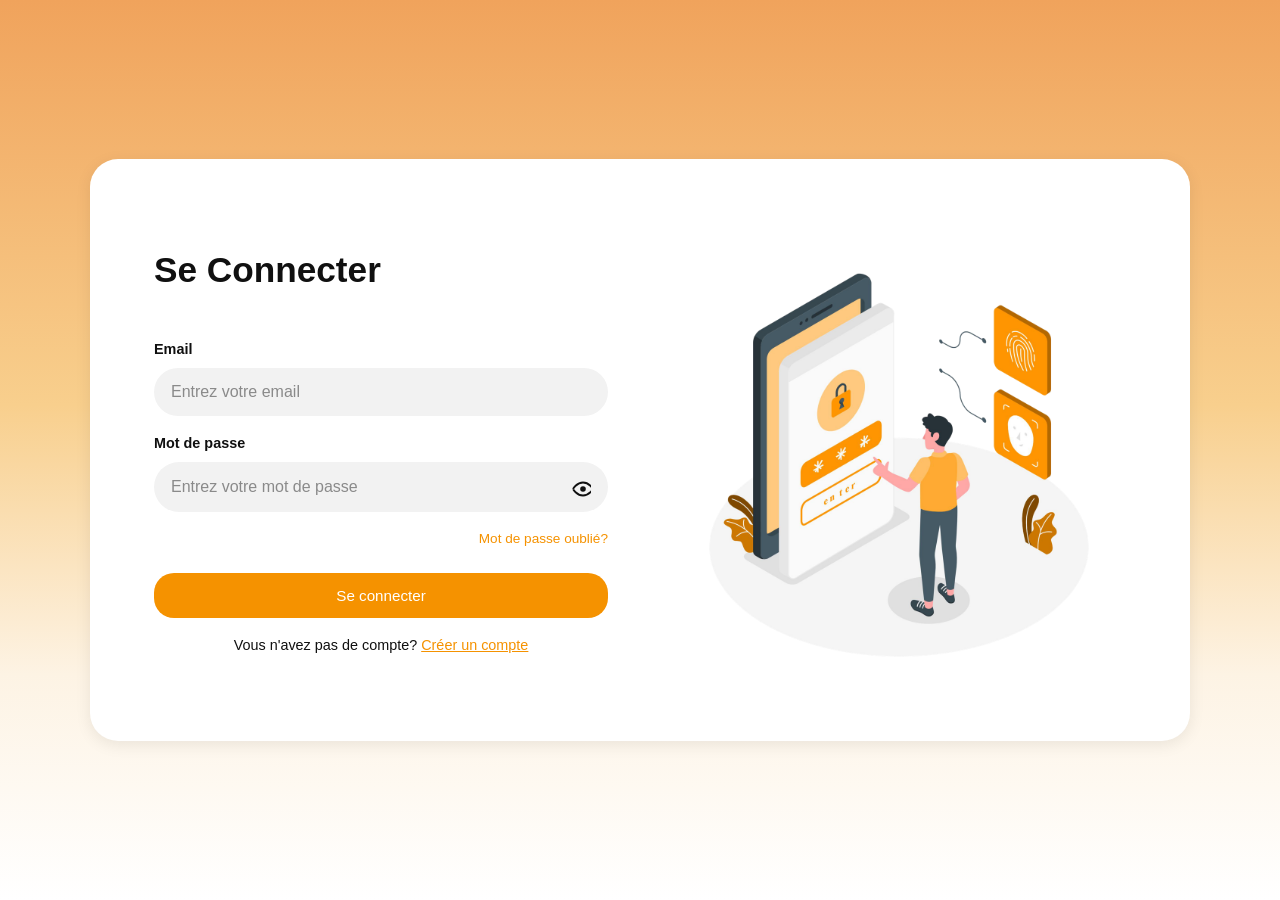
<file: connexion.html>
<!DOCTYPE html>
<html Lang="fr">
    <head>
        <meta charset="UTF-8">
        <meta name="viewport" content="width=device-width, initial-scale=1.0">
        <title>Connexion Archiva</title>
        <link rel="stylesheet" href="styles/styles.css">

    </head>

    <body class="auth">
        <main class="auth__card">

            <section class="auth__form">
            <h1 class="auth__title">Se Connecter</h1>
            <form action="login-form">

                <div class="field">
                    <label for="email" class="field__label">Email</label>
                    <div class="field__control">
                        <input type="email" id="email" class="field__input" placeholder="Entrez votre email" required>
                    </div>
                </div>

                <div class="field">
                    <label for="password" class="field__label">Mot de passe</label>
                    <div class="field__control">
                        <input type="password" id="password" class="field__input" placeholder="Entrez votre mot de passe"  required>
                        <span class="field__icon">
                            <svg width="20" height="20" viezbox="0 0 24 24" fill="none" stroke="currentColor" stroke-width="1.8">
                                <path d="M2 12s3.6-6.5 10-6.5S22 12 22 12s-3.6 6.5-10 6.5S2 12 2 12"></path>
                                <circle cx="12" cy="12" r="2.8" fill="currentColor"  stroke="none"></circle>
                            </svg>
                        </span>
                    </div>
                </div>
                
                <a href="#" class="auth__forgot">Mot de passe oublié?</a>
                <button type="submit" class="btn btn--primary btn--block auth__submit">Se connecter</button>
                <p class="auth__switch">
                    Vous n'avez pas de compte?
                    <a href="inscription.html" class="auth__link">Créer un compte</a>
                </p>

            </form>
            </section>


            <aside class="auth__illustration">
                <img src="assets/images/login-illustration.png" alt="Login image">
            </aside>
        </main>

        <script src="script/script.js" defer></script>
    </body>
</html>
</file>
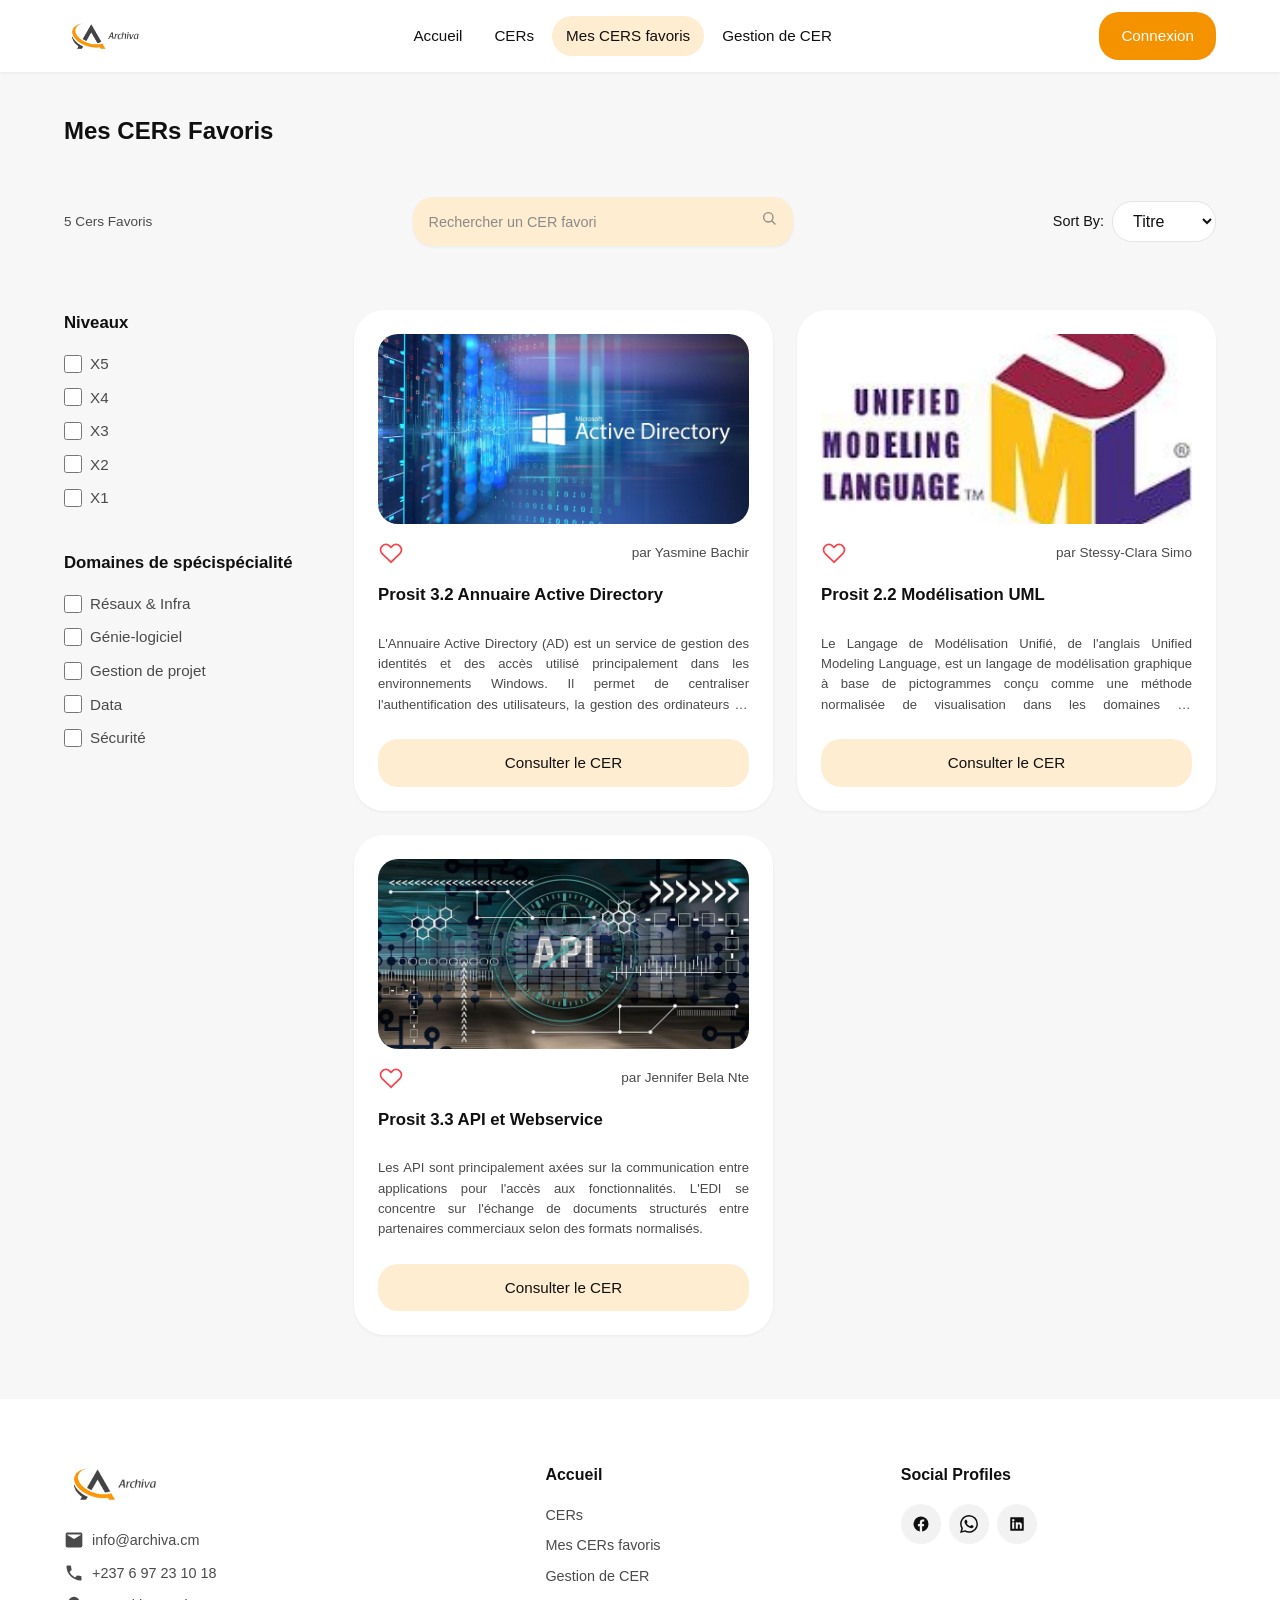
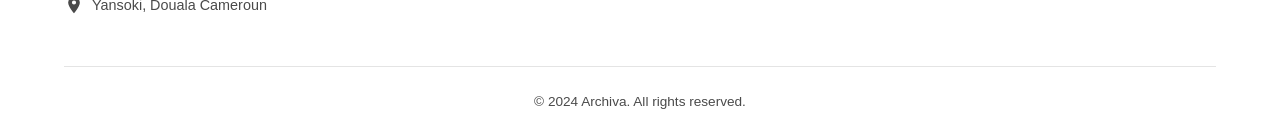
<file: favoris.html>
<!DOCTYPE html>
<html Lang="fr">
    <head>
        <meta charset="UTF-8">
        <meta name="viewport" content="width=device-width, initial-scale=1.0">
        <title>CERs Favoris</title>
        <link rel="stylesheet" href="styles/styles.css">

    </head>
<body>

    <header class="header">
            <div class="container header__inner">
                <a href="index.html" class="header__logo">
                    <img src="assets/images/logo.png" alt="Logo Archiva">
                </a>
                <nav class="nav">
                    <!-- Case à cocher cachée pour le menu mobile -->
                    <input type="checkbox" id="nav-toggle" class="nav__checkbox">
                     <!-- label hamburger coche/decoche la case ci-dessus -->
                    <label for="nav-toggle" class="nav__toggle" aria-label="Ouvrir le menu">
                    <svg width="26" height="26" viewBox="0 0 24 24" fill="none" stroke="currentColor" stroke-width="2" stroke-linecap="round">
                        <line x1="3" y1="6"  x2="21" y2="6"></line>
                        <line x1="3" y1="12" x2="21" y2="12"></line>
                        <line x1="3" y1="18" x2="21" y2="18"></line>
                    </svg>
                </label>

                
                <!-- Panneau du menu : barre horizontale en bureau, plein écran en mobile -->
                <div class="nav__panel">
                    <ul class="nav__list">
                       <!-- La croix de fermeture est un second label lié à la même case -->
                        <label for="nav-toggle" class="nav__close" aria-label="Fermer le menu">&times;</label>

                        <li class="nav__item"><a href="index.html"   class="nav__link">Accueil</a></li>
                        <li class="nav__item"><a href="cers.html" class="nav__link">CERs</a></li>
                        <li class="nav__item"><a href="favoris.html" class="nav__link nav__link--active">Mes CERS favoris</a></li>
                        <li class="nav__item"><a href="gestion.html" class="nav__link">Gestion de CER</a></li>

                        <a href="connexion.html" class="btn btn--primary nav__cta">Connexion</a>


                    </ul>
                </div>
                </nav>
            
                <a href="connexion.html" class="btn btn--primary header__cta">Connexion</a>
            </div>

    </header>

    <main>
        <section class="page-title">
            <div class="container">
                <h1 class="page title__text">Mes CERs Favoris</h1>
            </div>
        </section>

        <section>
            <div class="container listing">
                <div class="toolbar">
                   <p class="toolbar__count"> 5 Cers Favoris</p>
                   <form class="search toolbar__search">
                     <input type="search" id="search-fav" class="search__input" placeholder="Rechercher un CER favori">
                     <span class="search__icon">
                                <svg width="16" height="16" viewBox="0 0 24 24" fill="none" stroke="currentColor" stroke-width="2" stroke-linecap="round">
                                   <circle cx="11" cy="11" r="7"></circle>
                                   <line x1="16.5" y1="16.5" x2="21" y2="21"></line>
                                </svg>
                            </span>
                   </form>

                   <div class="toolbar__sort">
                    <label for="sort-fav" class="toolbar__label">Sort By:</label>
                    <select id="sort-fav" class="select">
                        <option>Titre</option>
                        <option>Date</option>
                        <option>Niveau</option>
                    </select>
                   </div>
                </div>

                <aside class="filters">

                        <div class="filters__group">
                            <h2 class="filters__title">Niveaux</h2>
                            <label class="filters__item" for="cers-niv-x5">
                               <input type="checkbox" id="cers-niv-x5" class="filters__checkbox">
                                 X5
                            </label>

                            <label class="filters__item" for="cers-niv-x4">
                              <input type="checkbox" id="cers-niv-x4" class="filters__checkbox">
                              X4
                            </label>

                            <label class="filters__item" for="cers-niv-x3">
                             <input type="checkbox" id="cers-niv-x3" class="filters__checkbox">
                             X3
                            </label>

                            <label class="filters__item" for="cers-niv-x2">
                              <input type="checkbox" id="cers-niv-x2" class="filters__checkbox">
                               X2
                            </label>

                            <label class="filters__item" for="cers-niv-x1">
                               <input type="checkbox" id="cers-niv-x1" class="filters__checkbox">
                              X1
                            </label>

                        </div>

                        <div class="filters__group">
                             <h2 class="filters__title">Domaines de spécispécialité</h2>
                            <label class="filters__item" for="cers-dom-resaux-et-infra">
                                <input type="checkbox" id="cers-dom-resaux-et-infra" class="filters__checkbox">
                                Résaux & Infra
                            </label>

                            <label class="filters__item" for="cers-dom-genie-logiciel">
                                 <input type="checkbox" id="cers-dom-genie-logiciel" class="filters__checkbox">
                                Génie-logiciel
                            </label>

                            <label class="filters__item" for="cers-dom-gestion-de-projet">
                                <input type="checkbox" id="cers-dom-gestion-de-projet" class="filters__checkbox">
                                 Gestion de projet
                            </label>

                            <label class="filters__item" for="cers-dom-data">
                                <input type="checkbox" id="cers-dom-data" class="filters__checkbox">
                                 Data
                            </label>

                            <label class="filters__item" for="cers-dom-securite">
                               <input type="checkbox" id="cers-dom-securite" class="filters__checkbox">
                               Sécurité
                            </label>

                        </div>

                    </aside>

                    <div>
                        <div class="cers__grid">

                            <article class="card">
                            <img src="assets/images/active-directory.jpg" class="card__image" alt="Annuaire Active Directory">

                            <div class="card__meta">
                                <!-- Icône cœur : ajout aux favoris -->
                                <button class="card__fav card__fav--active" aria-label="Retirer aux favoris">
                                    <svg width="26" height="26" viewBox="0 0 24 24" fill="none" stroke="currentColor" stroke-width="1.6">
                                        <path d="M12 20.5 3.8 12.6a4.9 4.9 0 0 1 0-7 4.9 4.9 0 0 1 7 0l1.2 1.2 1.2-1.2a4.9 4.9 0 0 1 7 0 4.9 4.9 0 0 1 0 7z"></path>
                                    </svg>
                                </button>
                                <span class="card__author">par Yasmine Bachir</span>
                            </div>

                            <h3 class="card__title">Prosit 3.2 Annuaire Active Directory</h3>

                            
                            <p class="card__text">
                                L'Annuaire Active Directory (AD) est un service de gestion des identités
                                et des accès utilisé principalement dans les environnements Windows.
                                Il permet de centraliser l'authentification des utilisateurs, la gestion
                                des ordinateurs du domaine et l'application des stratégies de groupe.
                            </p>

                            <a href="#" class="btn btn--secondary btn--block card__action">Consulter le CER</a>
                            </article>

                          <article class="card">
                            <img src="assets/images/uml.jpg" class="card__image" alt="Modélisation UML">

                            <div class="card__meta">
                                <button class="card__fav card__fav--active" aria-label="Retirer aux favoris">
                                    <svg width="26" height="26" viewBox="0 0 24 24" fill="none" stroke="currentColor" stroke-width="1.6">
                                        <path d="M12 20.5 3.8 12.6a4.9 4.9 0 0 1 0-7 4.9 4.9 0 0 1 7 0l1.2 1.2 1.2-1.2a4.9 4.9 0 0 1 7 0 4.9 4.9 0 0 1 0 7z"></path>
                                    </svg>
                                </button>
                                <span class="card__author">par Stessy-Clara Simo</span>
                            </div>

                            <h3 class="card__title">Prosit 2.2 Modélisation UML</h3>
                            <p class="card__text">
                                Le Langage de Modélisation Unifié, de l'anglais Unified Modeling Language,
                                est un langage de modélisation graphique à base de pictogrammes conçu comme
                                une méthode normalisée de visualisation dans les domaines du développement
                                logiciel et en conception orientée objet.
                            </p>

                            <a href="#" class="btn btn--secondary btn--block card__action">Consulter le CER</a>
                          </article>

                          <article class="card">
                            <img src="assets/images/api-webservice.jpg" class="card__image" alt="API et Webservice">

                            <div class="card__meta">
                                <button class="card__fav card__fav--active" aria-label="Retirer aux favoris">
                                    <svg width="26" height="26" viewBox="0 0 24 24" fill="none" stroke="currentColor" stroke-width="1.6">
                                        <path d="M12 20.5 3.8 12.6a4.9 4.9 0 0 1 0-7 4.9 4.9 0 0 1 7 0l1.2 1.2 1.2-1.2a4.9 4.9 0 0 1 7 0 4.9 4.9 0 0 1 0 7z"></path>
                                    </svg>
                                </button>
                                <span class="card__author">par Jennifer Bela Nte</span>
                            </div>

                            <h3 class="card__title">Prosit 3.3 API et Webservice</h3>
                            <p class="card__text">
                                Les API sont principalement axées sur la communication entre applications pour
                                l'accès aux fonctionnalités. L'EDI se concentre sur l'échange de documents
                                structurés entre partenaires commerciaux selon des formats normalisés.
                            </p>

                            <a href="#" class="btn btn--secondary btn--block card__action">Consulter le CER</a>
                          </article>


            </div>
        </section>
    </main>

    <footer class="footer">
            <div class="container">
                <div class="footer__top">

                    <!-- Colonne 1 : Logo et coordonnees -->
                    <div>
                        <div class="footer__logo">
                            <img src="assets/images/logo.png" alt="Archiva logo">
                        </div>

                        <p class="footer__contact-item">
                            <svg width="20" height="20" viewBox="0 0 24 24" fill="currentColor">
                            <path d="M2 5a2 2 0 0 1 2-2h16a2 2 0 0 1 2 2v14a2 2 0 0 1-2 2H4a2 2 0 0 1-2-2zm2 .5v.4l8 5 8-5v-.4z"/>
                        </svg>
                            info@archiva.cm
                        </p>

                        <p class="footer__contact-item">
                            <svg width="20" height="20" viewBox="0 0 24 24" fill="currentColor">
                            <path d="M6.6 10.8a15.1 15.1 0 0 0 6.6 6.6l2.2-2.2a1 1 0 0 1 1-.2 11.4 11.4 0 0 0 3.6.6 1 1 0 0 1 1 1V20a1 1 0 0 1-1 1A17 17 0 0 1 3 4a1 1 0 0 1 1-1h3.5a1 1 0 0 1 1 1 11.4 11.4 0 0 0 .6 3.6 1 1 0 0 1-.2 1z"/>
                        </svg>
                            +237 6 97 23 10 18
                        </p>

                        
                        <p class="footer__contact-item">
                            <svg width="20" height="20" viewBox="0 0 24 24" fill="currentColor">
                            <path d="M12 2a7 7 0 0 0-7 7c0 5.2 7 13 7 13s7-7.8 7-13a7 7 0 0 0-7-7m0 9.5A2.5 2.5 0 1 1 12 6.5a2.5 2.5 0 0 1 0 5"/>
                        </svg>
                            Yansoki, Douala Cameroun
                        </p>

                    </div>
                    <!-- Colonne 2 : liens de navigation -->
                <div>
                    <h3 class="footer__title">Accueil</h3>
                    <a href="cers.html"    class="footer__link">CERs</a>
                    <a href="favoris.html" class="footer__link">Mes CERs favoris</a>
                    <a href="gestion.html" class="footer__link">Gestion de CER</a>
                </div>

                <!-- Colonne 3 : réseaux sociaux -->
                <div>
                    <h3 class="footer__title">Social Profiles</h3>
                    <div class="footer__socials">
                        <a href="#" class="footer__social" aria-label="Facebook">
                            <svg width="18" height="18" viewBox="0 0 24 24" fill="currentColor">
                                <path d="M22 12a10 10 0 1 0-11.6 9.9v-7H7.9V12h2.5V9.8c0-2.5 1.5-3.9 3.7-3.9 1.1 0 2.2.2 2.2.2v2.4h-1.2c-1.2 0-1.6.8-1.6 1.6V12h2.7l-.4 2.9h-2.3v7A10 10 0 0 0 22 12"/>
                            </svg>
                        </a>
                        <a href="#" class="footer__social" aria-label="Whatsapp">
                            <svg width="18" height="18" viewBox="0 0 24 24" fill="currentColor">
                                <path d="M17.472 14.382c-.297-.149-1.758-.867-2.03-.967-.273-.099-.471-.148-.67.15-.197.297-.767.966-.94 1.164-.173.199-.347.223-.644.075-.297-.15-1.255-.463-2.39-1.475-.883-.788-1.48-1.761-1.653-2.059-.173-.297-.018-.458.13-.606.134-.133.298-.347.446-.52.149-.174.198-.298.298-.497.099-.198.05-.371-.025-.52-.075-.149-.669-1.612-.916-2.207-.242-.579-.487-.5-.669-.51-.173-.008-.371-.01-.57-.01-.198 0-.52.074-.792.372-.272.297-1.04 1.016-1.04 2.479 0 1.462 1.065 2.875 1.213 3.074.149.198 2.096 3.2 5.077 4.487.709.306 1.262.489 1.694.625.712.227 1.36.195 1.871.118.571-.085 1.758-.719 2.006-1.413.248-.694.248-1.289.173-1.413-.074-.124-.272-.198-.57-.347zm-5.421 7.403h-.004a9.87 9.87 0 0 1-5.031-1.378l-.361-.214-3.741.982.998-3.648-.235-.374a9.86 9.86 0 0 1-1.51-5.26c.001-5.45 4.436-9.884 9.888-9.884 2.64 0 5.122 1.03 6.988 2.898a9.825 9.825 0 0 1 2.893 6.994c-.003 5.45-4.437 9.884-9.885 9.884zm8.413-18.297A11.815 11.815 0 0 0 12.05 0C5.495 0 .16 5.335.157 11.892c0 2.096.547 4.142 1.588 5.945L.057 24l6.305-1.654a11.882 11.882 0 0 0 5.683 1.448h.005c6.554 0 11.89-5.335 11.893-11.893a11.821 11.821 0 0 0-3.48-8.413z"/>
                            </svg>
                        </a>
                        <a href="#" class="footer__social" aria-label="LinkedIn">
                            <svg width="18" height="18" viewBox="0 0 24 24" fill="currentColor">
                                <path d="M20.4 3H3.6A.6.6 0 0 0 3 3.6v16.8c0 .3.3.6.6.6h16.8c.3 0 .6-.3.6-.6V3.6a.6.6 0 0 0-.6-.6M8.3 18.3H5.6V9.7h2.7zM7 8.6a1.6 1.6 0 1 1 0-3.2 1.6 1.6 0 0 1 0 3.2m11.4 9.7h-2.7V14c0-1-.3-1.7-1.2-1.7-.7 0-1.1.5-1.3 1-.1.2-.1.4-.1.7v4.3h-2.7V9.7h2.7v1.2a2.7 2.7 0 0 1 2.4-1.3c1.8 0 3 1.1 3 3.6z"/>
                            </svg>
                        </a>
                    </div>
                </div>

                </div>

                <div class="footer__bottom">
                <p>&copy; 2024 Archiva. All rights reserved.</p>
            </div>

            </div>

    </footer>

    <script src="script/script.js" defer></script>
 </body>

</html>
</file>
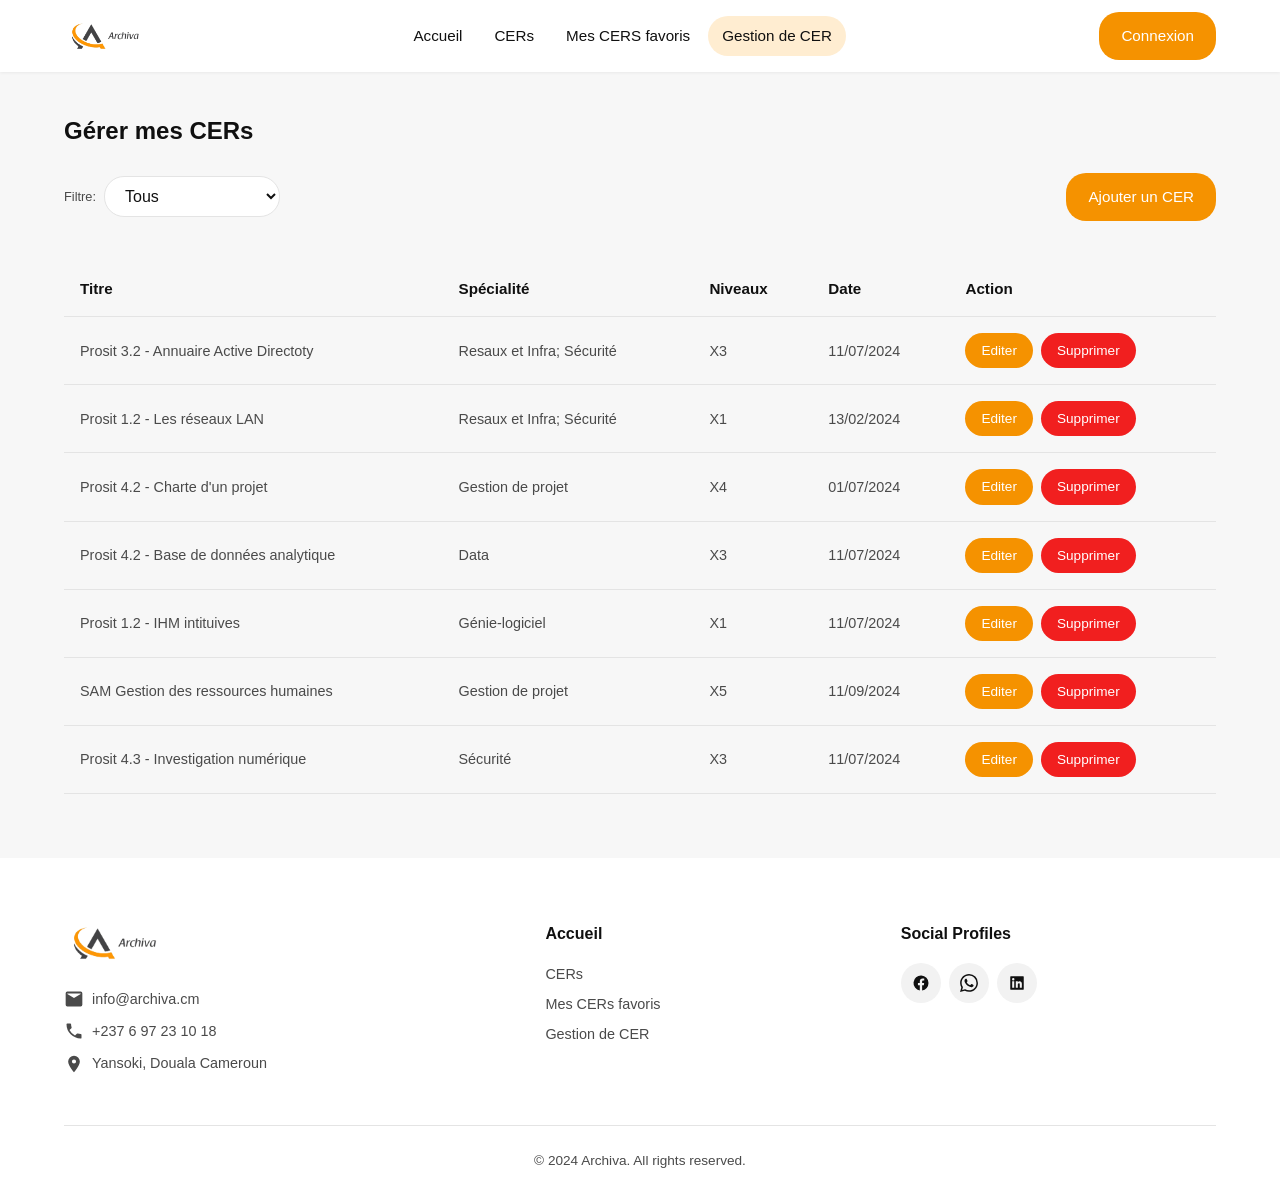
<file: gestion.html>
<!DOCTYPE html>
<html Lang="fr">
    <head>
        <meta charset="UTF-8">
        <meta name="viewport" content="width=device-width, initial-scale=1.0">
        <title>Gestion des CERs</title>
        <link rel="stylesheet" href="styles/styles.css">

    </head>
  <body>

    <header class="header">
            <div class="container header__inner">
                <a href="index.html" class="header__logo">
                    <img src="assets/images/logo.png" alt="Logo Archiva">
                </a>
                <nav class="nav">
                    <!-- Case à cocher cachée pour le menu mobile -->
                    <input type="checkbox" id="nav-toggle" class="nav__checkbox">
                     <!-- label hamburger coche/decoche la case ci-dessus -->
                    <label for="nav-toggle" class="nav__toggle" aria-label="Ouvrir le menu">
                    <svg width="26" height="26" viewBox="0 0 24 24" fill="none" stroke="currentColor" stroke-width="2" stroke-linecap="round">
                        <line x1="3" y1="6"  x2="21" y2="6"></line>
                        <line x1="3" y1="12" x2="21" y2="12"></line>
                        <line x1="3" y1="18" x2="21" y2="18"></line>
                    </svg>
                </label>

                
                <!-- Panneau du menu : barre horizontale en bureau, plein écran en mobile -->
                <div class="nav__panel">
                    <ul class="nav__list">
                       <!-- La croix de fermeture est un second label lié à la même case -->
                        <label for="nav-toggle" class="nav__close" aria-label="Fermer le menu">&times;</label>

                        <li class="nav__item"><a href="index.html"   class="nav__link">Accueil</a></li>
                        <li class="nav__item"><a href="cers.html" class="nav__link">CERs</a></li>
                        <li class="nav__item"><a href="favoris.html" class="nav__link">Mes CERS favoris</a></li>
                        <li class="nav__item"><a href="gestion.html" class="nav__link nav__link--active">Gestion de CER</a></li>

                        <a href="connexion.html" class="btn btn--primary nav__cta">Connexion</a>


                    </ul>
                </div>
                </nav>
            
                <a href="connexion.html" class="btn btn--primary header__cta">Connexion</a>
            </div>

    </header>

    <main>
        <section class="page-title">
            <div class="container">
                <h1 class="page title__text">Gérer mes CERs</h1>
            </div>
        </section>

        <section class="manage">
            <div class="container">
                <div class="manage__bar">
                    <div class="manage__filter">
                        <label for="filtre">Filtre:</label>
                        <select id="filtre" class="select">
                            <option>Tous</option>
                            <option>Génie Logiciel</option>
                            <option>Réseaux et infra</option>
                            <option>Data</option>
                            <option>Sécurité</option>
                            <option>Gestion de projet</option>
                        </select>
                    </div>
                    <a href="#ajout-cer" class="btn btn--primary">Ajouter un CER</a>
                </div>

                <div class="table__wrapper">
                    <table class="table">
                        <thead>
                            <tr>
                                <th class="table__head-cell">Titre</th>
                                <th class="table__head-cell">Spécialité</th>
                                <th class="table__head-cell">Niveaux</th>
                                <th class="table__head-cell">Date</th>
                                <th class="table__head-cell">Action</th>
                            </tr>
                        </thead>

                        <tbody>
                            <tr class="table__row">
                                <td class="table__cell">Prosit 3.2 - Annuaire Active Directoty</td>
                                <td class="table__cell">Resaux et Infra; Sécurité</td>
                                <td class="table__cell">X3</td>
                                <td class="table__cell">11/07/2024</td>
                                <td class="table__cell">
                                    <div class="table__actions">
                                        <a href="#" class="btn btn--primary btn--sm">Editer</a>
                                        <a href="#" class="btn btn--danger btn--sm">Supprimer</a>
                                    </div>
                                </td>
                            </tr>

                            <tr class="table__row">
                                <td class="table__cell">Prosit 1.2 - Les réseaux LAN</td>
                                <td class="table__cell">Resaux et Infra; Sécurité</td>
                                <td class="table__cell">X1</td>
                                <td class="table__cell">13/02/2024</td>
                                <td class="table__cell">
                                    <div class="table__actions">
                                        <a href="#" class="btn btn--primary btn--sm">Editer</a>
                                        <a href="#" class="btn btn--danger btn--sm">Supprimer</a>
                                    </div>
                                </td>
                            </tr>

                            <tr class="table__row">
                                <td class="table__cell">Prosit 4.2 - Charte d'un projet</td>
                                <td class="table__cell">Gestion de projet</td>
                                <td class="table__cell">X4</td>
                                <td class="table__cell">01/07/2024</td>
                                <td class="table__cell">
                                    <div class="table__actions">
                                        <a href="#" class="btn btn--primary btn--sm">Editer</a>
                                        <a href="#" class="btn btn--danger btn--sm">Supprimer</a>
                                    </div>
                                </td>
                            </tr>

                            <tr class="table__row">
                                <td class="table__cell">Prosit 4.2 - Base de données analytique</td>
                                <td class="table__cell">Data</td>
                                <td class="table__cell">X3</td>
                                <td class="table__cell">11/07/2024</td>
                                <td class="table__cell">
                                    <div class="table__actions">
                                        <a href="#" class="btn btn--primary btn--sm">Editer</a>
                                        <a href="#" class="btn btn--danger btn--sm">Supprimer</a>
                                    </div>
                                </td>
                            </tr>

                            <tr class="table__row">
                                <td class="table__cell">Prosit 1.2 - IHM intituives</td>
                                <td class="table__cell">Génie-logiciel</td>
                                <td class="table__cell">X1</td>
                                <td class="table__cell">11/07/2024</td>
                                <td class="table__cell">
                                    <div class="table__actions">
                                        <a href="#" class="btn btn--primary btn--sm">Editer</a>
                                        <a href="#" class="btn btn--danger btn--sm">Supprimer</a>
                                    </div>
                                </td>
                            </tr>

                            <tr class="table__row">
                                <td class="table__cell">SAM Gestion des ressources humaines</td>
                                <td class="table__cell">Gestion de projet</td>
                                <td class="table__cell">X5</td>
                                <td class="table__cell">11/09/2024</td>
                                <td class="table__cell">
                                    <div class="table__actions">
                                        <a href="#" class="btn btn--primary btn--sm">Editer</a>
                                        <a href="#" class="btn btn--danger btn--sm">Supprimer</a>
                                    </div>
                                </td>
                            </tr>

                            <tr class="table__row">
                                <td class="table__cell">Prosit 4.3 - Investigation numérique</td>
                                <td class="table__cell">Sécurité</td>
                                <td class="table__cell">X3</td>
                                <td class="table__cell">11/07/2024</td>
                                <td class="table__cell">
                                    <div class="table__actions">
                                        <a href="#" class="btn btn--primary btn--sm">Editer</a>
                                        <a href="#" class="btn btn--danger btn--sm">Supprimer</a>
                                    </div>
                                </td>
                            </tr>

                        </tbody>
                    </table>
                </div>

            </div>
        </section>




        <section class="modal" id="ajout-cer" aria-label="Ajouter un nouveau CER">
            <a href="#" class="modal__overlay" aria-label="Fermer"></a>

            <div class="modal__dialog">
                <a href="#" class="modal__close" aria-label="Fermer">
                    <svg width="30" height="30" viewBox="0 0 24 24" fill="none" stroke="currentColor" stroke-width="2.5" stroke-linecap="round">
                        <line x1="5" y1="5" x2="19" y2="19"></line>
                        <line x1="19" y1="5" x2="5" y2="19"></line>
                    </svg>
                </a>
                <h2 class="modal__title">Ajouter un CER</h2>
                <form class="modal__form" action="gestion.html">
                    <div class="field">
                        <label for="cer-titre" class="field__label">Titre du CER</label>
                        <input type="text" id="cer-titre" class="field__input" placeholder="Exemple: Prosit 3 Bibliothèques">
                    </div>
                    <div class="field">
                        <label for="cer-niveau" class="field__label">Niveaux</label>
                        <div class="field__control">
                            <select id="cer-niveau" class="field__input">
                                <option>X1</option>
                                <option>X2</option>
                                <option>X3</option>
                                <option selected>X4</option>
                                <option>X5</option>
                            </select>
                        </div>
                    </div>

                    
                    <div class="field">
                        <p class="field__label">Domaines de spécialité</p>
                        <div class="modal__checklist">
                            <label class="filters__item" for="dom-gp">
                                <input type="checkbox" id="dom-gp" class="filters__checkbox"> Gestion de projet
                            </label>
                            <label class="filters__item" for="dom-gl">
                                <input type="checkbox" id="dom-gl" class="filters__checkbox" checked> Génie-logiciel
                            </label>
                            <label class="filters__item" for="dom-ri">
                                <input type="checkbox" id="dom-ri" class="filters__checkbox"> Résaux &amp; Infra
                            </label>
                            <label class="filters__item" for="dom-se">
                                <input type="checkbox" id="dom-se" class="filters__checkbox"> Sécurité
                            </label>
                            <label class="filters__item" for="dom-da">
                                <input type="checkbox" id="dom-da" class="filters__checkbox" checked> Data
                            </label>
                        </div>
                    </div>

                    <div class="field">
                        <label for="cer-desc" class="field__label">Description du CER</label>
                        <div class="field__control">
                            <textarea id="cer-desc" class="field__input modal__textarea"
                                      placeholder="Entrez ici la description ou un résumé de votre CER"></textarea>
                        </div>
                    </div>


                    <div class="field">
                        <p class="field__label">Fichiers du CER</p>
                        <input type="file" id="cer-fichier" class="sr-only" accept=".pdf,.docx">
                        <label for="cer-fichier" class="upload">
                            <svg class="upload__icon" width="56" height="56" viewBox="0 0 24 24" fill="none" stroke="currentColor" stroke-width="1.4" stroke-linecap="round">
                                <path d="M14 3H7a2 2 0 0 0-2 2v14a2 2 0 0 0 2 2h10a2 2 0 0 0 2-2V8z"></path>
                                <path d="M14 3v5h5"></path>
                                <line x1="12" y1="11" x2="12" y2="17"></line>
                                <line x1="9"  y1="14" x2="15" y2="14"></line>
                            </svg>
                            <span class="upload__text">Cliquez ici pour attacher le fichier du CER (.pdf ou .docx)</span>
                        </label>
                    </div>

                    <button type="submit" class="btn btn--primary modal__submit">Enregistrer</button>
                </form>                                                                                                
            </div>
        </section>
        
    </main>

    <footer class="footer">
            <div class="container">
                <div class="footer__top">

                    <!-- Colonne 1 : Logo et coordonnees -->
                    <div>
                        <div class="footer__logo">
                            <img src="assets/images/logo.png" alt="Archiva logo">
                        </div>

                        <p class="footer__contact-item">
                            <svg width="20" height="20" viewBox="0 0 24 24" fill="currentColor">
                            <path d="M2 5a2 2 0 0 1 2-2h16a2 2 0 0 1 2 2v14a2 2 0 0 1-2 2H4a2 2 0 0 1-2-2zm2 .5v.4l8 5 8-5v-.4z"/>
                        </svg>
                            info@archiva.cm
                        </p>

                        <p class="footer__contact-item">
                            <svg width="20" height="20" viewBox="0 0 24 24" fill="currentColor">
                            <path d="M6.6 10.8a15.1 15.1 0 0 0 6.6 6.6l2.2-2.2a1 1 0 0 1 1-.2 11.4 11.4 0 0 0 3.6.6 1 1 0 0 1 1 1V20a1 1 0 0 1-1 1A17 17 0 0 1 3 4a1 1 0 0 1 1-1h3.5a1 1 0 0 1 1 1 11.4 11.4 0 0 0 .6 3.6 1 1 0 0 1-.2 1z"/>
                        </svg>
                            +237 6 97 23 10 18
                        </p>

                        
                        <p class="footer__contact-item">
                            <svg width="20" height="20" viewBox="0 0 24 24" fill="currentColor">
                            <path d="M12 2a7 7 0 0 0-7 7c0 5.2 7 13 7 13s7-7.8 7-13a7 7 0 0 0-7-7m0 9.5A2.5 2.5 0 1 1 12 6.5a2.5 2.5 0 0 1 0 5"/>
                        </svg>
                            Yansoki, Douala Cameroun
                        </p>

                    </div>
                    <!-- Colonne 2 : liens de navigation -->
                <div>
                    <h3 class="footer__title">Accueil</h3>
                    <a href="cers.html"    class="footer__link">CERs</a>
                    <a href="favoris.html" class="footer__link">Mes CERs favoris</a>
                    <a href="gestion.html" class="footer__link">Gestion de CER</a>
                </div>

                <!-- Colonne 3 : réseaux sociaux -->
                <div>
                    <h3 class="footer__title">Social Profiles</h3>
                    <div class="footer__socials">
                        <a href="#" class="footer__social" aria-label="Facebook">
                            <svg width="18" height="18" viewBox="0 0 24 24" fill="currentColor">
                                <path d="M22 12a10 10 0 1 0-11.6 9.9v-7H7.9V12h2.5V9.8c0-2.5 1.5-3.9 3.7-3.9 1.1 0 2.2.2 2.2.2v2.4h-1.2c-1.2 0-1.6.8-1.6 1.6V12h2.7l-.4 2.9h-2.3v7A10 10 0 0 0 22 12"/>
                            </svg>
                        </a>
                        <a href="#" class="footer__social" aria-label="Whatsapp">
                            <svg width="18" height="18" viewBox="0 0 24 24" fill="currentColor">
                                <path d="M17.472 14.382c-.297-.149-1.758-.867-2.03-.967-.273-.099-.471-.148-.67.15-.197.297-.767.966-.94 1.164-.173.199-.347.223-.644.075-.297-.15-1.255-.463-2.39-1.475-.883-.788-1.48-1.761-1.653-2.059-.173-.297-.018-.458.13-.606.134-.133.298-.347.446-.52.149-.174.198-.298.298-.497.099-.198.05-.371-.025-.52-.075-.149-.669-1.612-.916-2.207-.242-.579-.487-.5-.669-.51-.173-.008-.371-.01-.57-.01-.198 0-.52.074-.792.372-.272.297-1.04 1.016-1.04 2.479 0 1.462 1.065 2.875 1.213 3.074.149.198 2.096 3.2 5.077 4.487.709.306 1.262.489 1.694.625.712.227 1.36.195 1.871.118.571-.085 1.758-.719 2.006-1.413.248-.694.248-1.289.173-1.413-.074-.124-.272-.198-.57-.347zm-5.421 7.403h-.004a9.87 9.87 0 0 1-5.031-1.378l-.361-.214-3.741.982.998-3.648-.235-.374a9.86 9.86 0 0 1-1.51-5.26c.001-5.45 4.436-9.884 9.888-9.884 2.64 0 5.122 1.03 6.988 2.898a9.825 9.825 0 0 1 2.893 6.994c-.003 5.45-4.437 9.884-9.885 9.884zm8.413-18.297A11.815 11.815 0 0 0 12.05 0C5.495 0 .16 5.335.157 11.892c0 2.096.547 4.142 1.588 5.945L.057 24l6.305-1.654a11.882 11.882 0 0 0 5.683 1.448h.005c6.554 0 11.89-5.335 11.893-11.893a11.821 11.821 0 0 0-3.48-8.413z"/>
                            </svg>
                        </a>
                        <a href="#" class="footer__social" aria-label="LinkedIn">
                            <svg width="18" height="18" viewBox="0 0 24 24" fill="currentColor">
                                <path d="M20.4 3H3.6A.6.6 0 0 0 3 3.6v16.8c0 .3.3.6.6.6h16.8c.3 0 .6-.3.6-.6V3.6a.6.6 0 0 0-.6-.6M8.3 18.3H5.6V9.7h2.7zM7 8.6a1.6 1.6 0 1 1 0-3.2 1.6 1.6 0 0 1 0 3.2m11.4 9.7h-2.7V14c0-1-.3-1.7-1.2-1.7-.7 0-1.1.5-1.3 1-.1.2-.1.4-.1.7v4.3h-2.7V9.7h2.7v1.2a2.7 2.7 0 0 1 2.4-1.3c1.8 0 3 1.1 3 3.6z"/>
                            </svg>
                        </a>
                    </div>
                </div>

                </div>

                <div class="footer__bottom">
                <p>&copy; 2024 Archiva. All rights reserved.</p>
            </div>

            </div>

    </footer>

    <script src="script/script.js" defer></script>
 </body>

    
</html>
</file>
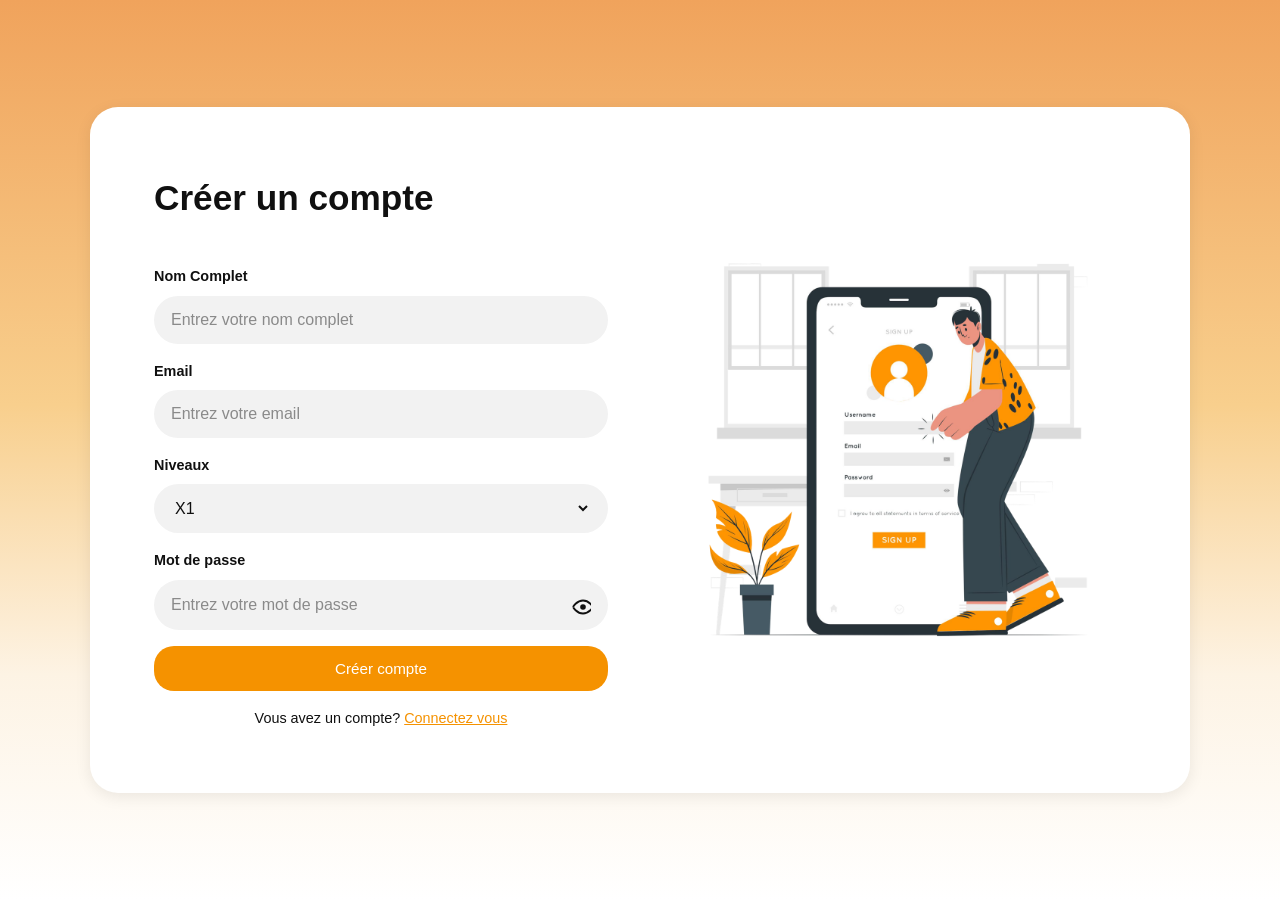
<file: inscription.html>
<!DOCTYPE html>
<html Lang="fr">
    <head>
        <meta charset="UTF-8">
        <meta name="viewport" content="width=device-width, initial-scale=1.0">
        <title>Inscription Archiva</title>
        <link rel="stylesheet" href="styles/styles.css">

    </head>

    <body class="auth">
        <main class="auth__card">
            <section class="auth__form">
                <h1 class="auth__title">Créer un compte</h1>
                <form id="register-form">
                    <div class="field">
                        <label for="fullname" class="field__label">Nom Complet</label>
                          <div class="field__control">
                             <input type="text" id="fullname" class="field__input" placeholder="Entrez votre nom complet" required>
                          </div>
                    </div>
                    <div class="field">
                         <label for="email" class="field__label">Email</label>
                       <div class="field__control">
                         <input type="email" id="email" class="field__input" placeholder="Entrez votre email" required>
                        </div>
                    </div>

                    <div class="field">
                        <label for="level" class="field__label">Niveaux</label>
                        <div class="field__control">
                            <select id="level" class="field__input">
                                <option>X1</option>
                                <option>X2</option>
                                <option>X3</option>
                                <option>X4</option>
                                <option>X5</option>
                            </select>
                        </div>
                    </div>

                <div class="field">
                    <label for="password" class="field__label">Mot de passe</label>
                    <div class="field__control">
                        <input type="password" id="password" class="field__input" placeholder="Entrez votre mot de passe"  required>
                        <span class="field__icon">
                            <svg width="20" height="20" viezbox="0 0 24 24" fill="none" stroke="currentColor" stroke-width="1.8">
                                <path d="M2 12s3.6-6.5 10-6.5S22 12 22 12s-3.6 6.5-10 6.5S2 12 2 12"></path>
                                <circle cx="12" cy="12" r="2.8" fill="currentColor"  stroke="none"></circle>
                            </svg>
                        </span>
                    </div>
                </div>

                
                <button type="submit" class="btn btn--primary btn--block auth__submit">Créer compte</button>
                <p class="auth__switch">
                    Vous avez un compte?
                    <a href="connexion.html" class="auth__link">Connectez vous</a>
                </p>

                </form>

            </section>
            <aside class="auth__illustration">
                <img src="assets/images/signup-illustration.png" alt="">
            </aside>
        </main>

        <script src="script/script.js" defer></script>
    </body>

    
</html>
</file>
<file: styles/styles.css>
/* Variables de manières globale, on centralise ici les couleus, les polices , les espaces et rayons des boutons*/
:root {
    /* --- Couleurs --- */
    --color-primary:        #F59200;   /* orange Archiva (boutons, accents) */
    --color-primary-dark:   #d97f00;   /* orange survol */
    --color-danger:         #f11f1f;   /* rouge "Supprimer" */
    --color-text:           #101010;   /* texte principal (titres) */
    --color-text-soft:      #4a4a4a;   /* texte secondaire (paragraphes) */
    --color-muted:          #8a8a8a;   /* texte discret (placeholders) */
    --color-white:          #ffffff;
    --color-bg:             #f7f7f7;   /* fond général de la page */
    --color-surface:        #ffffff;   /* fond des cartes */
    --color-surface-alt:    #f2f2f2;   /* fond de certains champs et boutons secondaires */
    --color-border:         #e4e4e4;
    --color-backg: #ffedd1; /* fond de certains boutons et champs*/

    /* Police */
    --font-base: "Poppins", "Segoe UI", "Helvetica Neue", Arial, sans-serif;

    /* Espacements */
    --space-xs:  4px;
    --space-sm:  8px;
    --space-md:  16px;
    --space-lg:  24px;
    --space-xl:  40px;
    --space-2xl: 64px;

    /* --- Rayons & ombres --- */
    --radius-sm: 20px;
    --radius-md: 30px;
    --radius-lg: 16px;
    --radius-pill: 999px;           /* pour les éléments totalement arrondis */
    --shadow-sm: 0 1px 3px rgba(0, 0, 0, .06);
    --shadow-md: 0 4px 16px rgba(0, 0, 0, .08);

    /* --- Largeur maximale du contenu --- */
    --container: 1200px;
}



* {
    margin: 0;
    padding: 0;
    box-sizing: border-box;   /* la largeur inclut padding + bordure : calculs plus simples */
}

body {
    font-family: var(--font-base);
    color: var(--color-text);
    background-color: var(--color-bg);
    line-height: 1.55;
    -webkit-font-smoothing: antialiased;
}

img {
    max-width: 100%;   /* une image ne déborde jamais de son conteneur */
    display: block;    /* supprime l'espace fantôme sous les images inline */
}

a {
    color: inherit;
    text-decoration: none;
}

ul {
    list-style: none;  /* on enlève les puces : nos listes servent à la structure */
}

button,
input,
select,
textarea {
    font-family: inherit;  /* les champs héritent de la police du site */
    font-size: 1rem;
}

button {
    cursor: pointer;
    border: none;
    background: none;
}


/*  */

/* Conteneur centré : réutilisé par l'en-tête, le corps et le pied de page */
.container {
    width: 100%;
    max-width: var(--container);
    margin-inline: auto;          /* centre horizontalement */
    padding-inline: var(--space-lg);
}

/* Bandeau de titre en haut des pages internes (CERs, Favoris, Gestion) */
.page-title {
    padding: var(--space-xl) 0 var(--space-lg);
}

.page-title__text {
    font-size: 2rem;
    font-weight: 700;
}

/* Masque un élément à l'écran mais le laisse lisible par les lecteurs d'écran.
   Utile pour les <label> obligatoires en accessibilité. */
.sr-only {
    position: absolute;
    width: 1px;
    height: 1px;
    overflow: hidden;
    clip-path: inset(50%);
    white-space: nowrap;
}


/* Bouton et sa réutilisation sosu d'autres formes (DRY)*/
.btn {
    display: inline-flex;
    align-items: center;
    justify-content: center;
    gap: var(--space-sm);
    padding: 12px 22px;
    border-radius: var(--radius-sm);
    font-size: .95rem;
    font-weight: 500;
    transition: background-color .2s ease, color .2s ease, transform .1s ease;
}

.btn:active { transform: translateY(1px); }   /* petit retour visuel au clic */

.btn--primary {
    background-color: var(--color-primary);
    color: var(--color-white);
}
.btn--primary:hover { background-color: var(--color-primary-dark); }

.btn--secondary {
    background-color: var(--color-backg);
    color: var(--color-text);
}
.btn--secondary:hover { background-color: #f0991e; }

.btn--ghost {
    background-color: var(--color-white);
    color: var(--color-text);
    box-shadow: var(--shadow-sm);
}
.btn--ghost:hover { background-color: var(--color-surface-alt); }

.btn--danger {
    background-color: var(--color-danger);
    color: var(--color-white);
}
.btn--danger:hover { background-color: #d11414; }

.btn--sm    { padding: 7px 16px; font-size: .85rem; }
.btn--block { width: 100%; }


/* EN-TÊTE */
.header {
    background-color: var(--color-white);
    box-shadow: var(--shadow-sm);
    position: sticky;   /* l'en-tête reste visible au défilement */
    top: 0;
    z-index: 50;
}

.header__inner {
    display: flex;
    align-items: center;
    justify-content: space-between;
    gap: var(--space-lg);
    height: 72px;
}

.header__logo img { height: 34px; width: auto; }

/* Menu principal */
.nav__list {
    display: flex;
    align-items: center;
    gap: var(--space-xs);
}

.nav__link {
    display: block;
    padding: 8px 14px;
    border-radius: var(--radius-sm);
    font-size: .95rem;
    color: var(--color-text);
    transition: background-color .2s ease;
}

.nav__link:hover { background-color: var(--color-surface-alt); }

/* Classe posée sur le lien de la page courante */
.nav__link--active {
    background-color: var(--color-backg);
    font-weight: 500;
}

/* --- Bouton hamburger : visible uniquement en mobile (voir §14) --- */
.nav__toggle,          /* le <label> hamburger */
.nav__close {          /* la croix dans le panneau mobile */
    display: none;
}

/* Bouton Connexion du panneau mobile : caché en version bureau
   (en bureau c'est .header__cta, à droite de l'en-tête, qui est affiché) */
.nav__cta { display: none; }

/* La case à cocher qui pilote l'ouverture du menu mobile sans JavaScript.
   Elle est toujours cachée : c'est le <label> qui sert de bouton. */
.nav__checkbox { display: none; }


/* 
   6. SECTION HERO — .hero
   Barre de recherche + message de bienvenue et autres
 */
.hero {
    padding: var(--space-xl) 0 var(--space-2xl);
    text-align: center;
}

/* --- Barre de recherche --- */
.search {
    display: flex;
    align-items: center;
    gap: var(--space-sm);
    max-width: 640px;
    margin: 0 auto var(--space-2xl);
    padding: 12px var(--space-md);
    background-color: var(--color-backg);
    border-radius: var(--radius-sm);
    box-shadow: var(--shadow-sm);
}

.search__icon { flex-shrink: 0; color: var(--color-muted); }

.search__input {
    flex: 1;                 /* le champ occupe tout l'espace restant */
    border: none;
    outline: none;
    background: transparent;
    font-size: .9rem;
    color: var(--color-text);
}

.search__input::placeholder { color: var(--color-muted); }

/* --- Bloc de bienvenue --- */
.hero__badge {
    display: inline-block;
    padding: 10px var(--space-lg);
    margin-bottom: var(--space-md);
    background-color: var(--color-white);
    border-radius: var(--radius-sm);
    box-shadow: var(--shadow-sm);
    font-size: 1.6rem;
    font-weight: 700;
}

.hero__title {
    font-size: 1.6rem;
    font-weight: 600;
    margin-bottom: var(--space-xs);
}

.hero__subtitle {
    font-size: .9rem;
    color: var(--color-text-soft);
    margin-bottom: var(--space-xl);
}

.hero__actions {
    display: flex;
    justify-content: center;
    gap: var(--space-md);
    flex-wrap: wrap;   /* les boutons passent l'un sous l'autre si l'écran est étroit */
}


/* =========================================================================
   7. SECTION "LES MEILLEURS CERs" 
   ========================================================================= */
.cers { padding-bottom: var(--space-2xl); }

.cers__header {
    display: flex;
    align-items: flex-start;
    justify-content: space-between;
    gap: var(--space-lg);
    margin-bottom: var(--space-xl);
}

.cers__title {
    font-size: 1.9rem;
    font-weight: 700;
    margin-bottom: var(--space-sm);
}

.cers__description {
    font-size: .85rem;
    color: var(--color-text-soft);
    max-width: 620px;
}

/* Grille responsive de cartes */
.cers__grid {
    display: grid;
    grid-template-columns: repeat(auto-fill, minmax(300px, 1fr));
    gap: var(--space-lg);
}


/* 8. CARTE CER — .card */
.card {
    display: flex;
    flex-direction: column;
    background-color: var(--color-surface);
    border-radius: var(--radius-md);
    box-shadow: var(--shadow-sm);
    padding: var(--space-lg);
    transition: box-shadow .25s ease, transform .25s ease;
}

.card:hover {
    box-shadow: var(--shadow-md);
    transform: translateY(-3px);
}

.card__image {
    width: 100%;
    height: 190px;
    object-fit: cover;              /* l'image remplit la zone sans se déformer */
    border-radius: var(--radius-sm);
    margin-bottom: var(--space-md);
}

/* Ligne : cœur "favori" à gauche, auteur à droite */
.card__meta {
    display: flex;
    align-items: center;
    justify-content: space-between;
    margin-bottom: var(--space-md);
}

.card__fav {
    color: var(--color-text);
    line-height: 0;                 /* évite l'espace sous l'icône SVG */
    transition: color .2s ease, transform .2s ease;
}
.card__fav:hover { transform: scale(1.1); }

/* Modificateur : cœur déjà en favori (rouge plein), utilisé sur favoris.html */
.card__fav--active { color: #f4454f;  }

.card__author {
    font-size: .85rem;
    color: var(--color-text-soft);
}

.card__title {
    font-size: 1.05rem;
    font-weight: 700;
    margin-bottom: var(--space-sm);
    min-height: 2.6em;              /* aligne les titres sur 1 ou 2 lignes */
}

/* Description tronquée à 4 lignes PAR LE CSS (et non en coupant le texte
   dans le HTML) : c'est la consigne "Note" page 10 du guide étudiant. */
.card__text {
    font-size: .82rem;
    color: var(--color-text-soft);
    text-align: justify;
    margin-bottom: var(--space-lg);

    display: -webkit-box;
    -webkit-line-clamp: 4;          /* nombre de lignes affichées */
    line-clamp: 4;
    -webkit-box-orient: vertical;
    overflow: hidden;
}

/* margin-top:auto pousse le bouton en bas : toutes les cartes d'une ligne
   ont ainsi leur bouton aligné, quelle que soit la longueur du texte. */
.card__action { margin-top: auto; }

/* LA FENËTRE DE L'AJOUR DEC */

.modal {
    position: fixed;
    inset: 0;                 /* occupe tout l'écran */
    display: grid;
    place-items: center;
    padding: var(--space-lg);

    /* État fermé : invisible et non cliquable */
    opacity: 0;
    visibility: hidden;
    transition: opacity .25s ease, visibility .25s ease;
    z-index: 200;
}

/* État ouvert (voir l'explication ci-dessus) */
.modal:target {
    opacity: 1;
    visibility: visible;
}

/* Voile sombre derrière la fenêtre ; c'est un lien, donc cliquable pour fermer */
.modal__overlay {
    position: absolute;
    inset: 0;
    background-color: rgba(0, 0, 0, .5);
}

/* La boîte blanche */
.modal__dialog {
    position: relative;       /* référence pour positionner la croix */
    width: 100%;
    max-width: 760px;
    max-height: 90vh;         /* jamais plus haute que l'écran... */
    overflow-y: auto;         /* ...le contenu défile à l'intérieur */
    padding: var(--space-xl);
    background-color: var(--color-white);
    border-radius: var(--radius-lg);
    box-shadow: var(--shadow-md);
}

.modal__close {
    position: absolute;
    top: var(--space-lg);
    right: var(--space-lg);
    color: var(--color-danger);
    line-height: 0;
}

.modal__title {
    text-align: center;
    font-size: 1.5rem;
    font-weight: 700;
    margin-bottom: var(--space-xl);
}

/* Liste des domaines de spécialité : encadré gris clair */
.modal__checklist {
    padding: var(--space-md);
    background-color: var(--color-surface-alt);
    border-radius: var(--radius-md);
}

/* Dernière case : on enlève la marge basse pour un encadré bien équilibré */
.modal__checklist .filters__item:last-child { margin-bottom: 0; }

.modal__textarea {
    min-height: 130px;
    resize: vertical;         /* redimensionnable en hauteur uniquement */
}

/* Zone de dépôt de fichier : c'est un <label> lié à un <input type="file">
   masqué, ce qui permet de la styliser librement. */
.upload {
    display: flex;
    flex-direction: column;
    align-items: center;
    gap: var(--space-md);
    padding: var(--space-xl);
    background-color: var(--color-surface-alt);
    border-radius: var(--radius-md);
    cursor: pointer;
    transition: background-color .2s ease;
}

.upload:hover { background-color: #e9e9e9; }

.upload__icon { color: var(--color-text); }

.upload__text {
    font-style: italic;
    font-size: .9rem;
    color: var(--color-text-soft);
    text-align: center;
}

/* Bouton Enregistrer centré sous le formulaire */
.modal__submit {
    display: block;
    margin: var(--space-xl) auto 0;
    padding: 14px var(--space-2xl);
}



/* 9. BARRE D'OUTILS ET FILTRES (pages CERs / Favoris) */


/* Mise en page à deux colonnes : filtres (280px) + contenu (le reste) */
.listing {
    display: grid;
    grid-template-columns: 250px 1fr;
    gap: var(--space-xl);
    padding-bottom: var(--space-2xl);
}

/* --- Barre du haut : total, recherche, tri, mode d'affichage --- */
.toolbar {
    grid-column: 1 / -1;            /* occupe toute la largeur de la grille */
    display: flex;
    align-items: center;
    justify-content: space-between;
    gap: var(--space-lg);
    flex-wrap: wrap;
    padding: var(--space-lg) 0;
}

.toolbar__count { font-size: .85rem; color: var(--color-text-soft); }

.toolbar__search { flex: 1; max-width: 380px; margin: 0; }

.toolbar__sort {
    display: flex;
    align-items: center;
    gap: var(--space-sm);
}

.toolbar__label { font-size: .9rem; font-weight: 500; }

.select {
    padding: 10px var(--space-md);
    border: 1px solid var(--color-border);
    border-radius: var(--radius-sm);
    background-color: var(--color-white);
    color: var(--color-text);
}

/* Boutons "grille / liste" */
.view-switch { display: flex; gap: var(--space-sm); }

.view-switch__btn {
    display: grid;
    place-items: center;
    width: 44px;
    height: 44px;
    border-radius: var(--radius-sm);
    border: 1px solid var(--color-border);
    background-color: var(--color-white);
    color: var(--color-primary);
}

/* Modificateur : mode d'affichage actuellement sélectionné */
.view-switch__btn--active {
    background-color: var(--color-primary);
    border-color: var(--color-primary);
    color: var(--color-white);
}

/* --- Colonne des filtres --- */
.filters__group { margin-bottom: var(--space-xl); }

.filters__title {
    font-size: 1.05rem;
    font-weight: 700;
    margin-bottom: var(--space-md);
}

.filters__item {
    display: flex;
    align-items: center;
    gap: var(--space-sm);
    margin-bottom: 10px;
    font-size: .95rem;
    color: var(--color-text-soft);
    cursor: pointer;
}

.filters__checkbox {
    width: 18px;
    height: 18px;
    accent-color: var(--color-primary);   /* colore la case cochée en orange */
    cursor: pointer;
}


/*   10. PAGINATION — .pagination    */


.pagination {
    display: flex;
    justify-content: center;
    gap: var(--space-sm);
    margin-top: var(--space-xl);
}

.pagination__link {
    display: grid;
    place-items: center;
    width: 34px;
    height: 34px;
    border-radius: var(--radius-pill);
    background-color: var(--color-surface-alt);
    font-size: .85rem;
    transition: background-color .2s ease;
}

.pagination__link:hover { background-color: #e2e2e2; }

.pagination__link--active {
    background-color: var(--color-primary);
    color: var(--color-white);
}


/*    11. PAGE "GESTION DE CER" — tableau    */
.manage { padding-bottom: var(--space-2xl); }

.manage__bar {
    display: flex;
    align-items: center;
    justify-content: space-between;
    gap: var(--space-lg);
    flex-wrap: wrap;
    margin-bottom: var(--space-xl);
}

.manage__filter {
    display: flex;
    align-items: center;
    gap: var(--space-sm);
    font-size: .8rem;
    color: var(--color-text-soft);
}

/* Le conteneur permet le défilement horizontal du tableau sur petit écran */
.table-wrapper {
    overflow-x: auto;
    background-color: var(--color-white);
    border-radius: var(--radius-md);
    box-shadow: var(--shadow-sm);
    padding: var(--space-lg);
}

.table {
    width: 100%;
    border-collapse: collapse;   /* supprime l'espace entre les bordures */
    min-width: 820px;            /* en dessous, la barre de défilement apparaît */
}

.table__head-cell {
    text-align: left;
    font-size: .95rem;
    font-weight: 700;
    padding: var(--space-md);
    border-bottom: 1px solid var(--color-border);
    white-space: nowrap;
}

.table__cell {
    padding: var(--space-md);
    font-size: .9rem;
    color: var(--color-text-soft);
    border-bottom: 1px solid var(--color-border);
}

.table__row:hover { background-color: var(--color-bg); }

.table__actions { display: flex; gap: var(--space-sm); }


/* 
   12. PAGES CONNEXION / INSCRIPTION — .auth
   Ces pages n'ont PAS d'en-tête et utilisent un
   dégradé orange en arrière-plan.
  */
.auth {
    min-height: 100vh;
    display: grid;
    place-items: center;          /* centre la carte horizontalement ET verticalement */
    padding: var(--space-xl) var(--space-lg);

    /* Dégradé de la maquette : orange soutenu en haut -> blanc en bas */
    background: linear-gradient(180deg, #f0a35c 0%, #f8cf8d 45%, #fdf3e4 75%, #ffffff 100%);
}

.auth__card {
    width: 100%;
    max-width: 1100px;
    display: grid;
    grid-template-columns: 1fr 1fr;   /* formulaire | illustration */
    align-items: center;
    gap: var(--space-2xl);
    padding: var(--space-2xl);
    background-color: var(--color-white);
    border-radius: 28px;
    box-shadow: var(--shadow-md);
}

.auth__title {
    font-size: 2.2rem;
    font-weight: 700;
    margin-bottom: var(--space-xl);
}

.auth__illustration img { width: 100%; height: auto; }

/* --- Champs de formulaire --- */
.field { margin-bottom: var(--space-md); }

.field__label {
    display: block;
    font-size: .9rem;
    font-weight: 600;
    margin-bottom: var(--space-sm);
}

/* Enveloppe du champ : permet de poser une icône (œil) à droite de l'input */
.field__control {
    display: flex;
    align-items: center;
    gap: var(--space-sm);
    padding: 14px var(--space-md);
    background-color: var(--color-surface-alt);
    border: 1px solid transparent;
    border-radius: var(--radius-md);
    transition: border-color .2s ease;
}

/* :focus-within = le conteneur réagit quand l'input à l'intérieur est actif */
.field__control:focus-within { border-color: var(--color-primary); }

.field__input {
    flex: 1;
    border: none;
    outline: none;
    background: transparent;
    color: var(--color-text);
}

.field__input::placeholder { color: var(--color-muted); }

.field__icon { color: var(--color-text); line-height: 0; }

/* Lien "Mot de passe oublié ?" aligné à droite */
.auth__forgot {
    display: block;
    text-align: right;
    font-size: .85rem;
    color: var(--color-primary);
    margin-bottom: var(--space-lg);
}
.auth__forgot:hover { text-decoration: underline; }

.auth__submit { margin-bottom: var(--space-md); padding: 14px; }

.auth__switch {
    text-align: center;
    font-size: .9rem;
    color: var(--color-text);
}

.auth__link {
    color: var(--color-primary);
    text-decoration: underline;
    font-weight: 500;
}


/*   13. PIED DE PAGE — .footer   */
.footer {
    background-color: var(--color-white);
    padding: var(--space-2xl) 0 var(--space-lg);
}

.footer__top {
    display: grid;
    grid-template-columns: 1.4fr 1fr 1fr;
    gap: var(--space-xl);
    padding-bottom: var(--space-xl);
}

.footer__logo img { height: 42px; width: auto; margin-bottom: var(--space-lg); }

.footer__contact-item {
    display: flex;
    align-items: center;
    gap: var(--space-sm);
    font-size: .9rem;
    color: var(--color-text-soft);
    margin-bottom: 10px;
}

.footer__title {
    font-size: 1rem;
    font-weight: 700;
    margin-bottom: var(--space-md);
}

.footer__link {
    display: block;
    font-size: .9rem;
    color: var(--color-text-soft);
    margin-bottom: var(--space-sm);
}
.footer__link:hover { color: var(--color-primary); }

.footer__socials { display: flex; gap: var(--space-sm); }

.footer__social {
    display: grid;
    place-items: center;
    width: 40px;
    height: 40px;
    border-radius: var(--radius-sm);
    background-color: var(--color-surface-alt);
    color: var(--color-text);
    transition: background-color .2s ease, color .2s ease;
}

.footer__social:hover {
    background-color: var(--color-primary);
    color: var(--color-white);
}

.footer__bottom {
    border-top: 1px solid var(--color-border);
    padding-top: var(--space-lg);
    text-align: center;
    font-size: .85rem;
    color: var(--color-text-soft);
}


/*   14. RESPONSIVE — media queries   */

/* ---------- Tablette : jusqu'à 992px ---------- */
@media only screen and (max-width: 992px) {

    /* Les filtres passent au-dessus de la liste */
    .listing { grid-template-columns: 1fr; }

    /* Pied de page sur 2 colonnes */
    .footer__top { grid-template-columns: 1fr 1fr; }

    /* Les pages connexion/inscription : l'illustration passe sous le formulaire */
    .auth__card {
        grid-template-columns: 1fr;
        gap: var(--space-xl);
        padding: var(--space-xl);
    }

    /* L'illustration est décorative : on l'affiche en premier, plus petite */
    .auth__illustration { order: -1; max-width: 340px; margin-inline: auto; }
}


/* ---------- Mobile : jusqu'à 768px ---------- */
@media only screen and (max-width: 768px) {

    body { font-size: 15px; }

    .container { padding-inline: var(--space-md); }

    /* --- EN-TÊTE : on affiche le hamburger et on cache le menu --- */
    .header__inner { height: 64px; }

    .header__cta { display: none; }        /* le bouton Connexion passe dans le panneau */

    .nav__toggle {
        display: block;                    /* le label devient le bouton hamburger */
        cursor: pointer;
        line-height: 0;
    }

    /* Panneau du menu mobile : hors écran par défaut  */
    .nav__panel {
        position: fixed;
        inset: 0;                          /* top/right/bottom/left = 0 : plein écran */
        display: flex;
        flex-direction: column;
        justify-content: center;
        padding: var(--space-xl);
        background-color: rgba(0, 0, 0, .45);   /* voile sombre derrière */

        opacity: 0;
        visibility: hidden;
        transition: opacity .25s ease, visibility .25s ease;
        z-index: 100;
    }

    /* ASTUCE SANS JAVASCRIPT :
       quand la case .nav__checkbox est cochée (clic sur le label hamburger),
       le sélecteur ~ (frère suivant) applique ces styles au panneau. */
    .nav__checkbox:checked ~ .nav__panel {
        opacity: 1;
        visibility: visible;
    }

    .nav__list {
        flex-direction: column;
        gap: 0;
        background-color: var(--color-white);
        border-radius: var(--radius-lg);
        padding: var(--space-2xl) var(--space-lg) var(--space-lg);
        position: relative;
    }

    .nav__item { width: 100%; }

    .nav__item + .nav__item { border-top: 1px solid var(--color-border); }

    .nav__link {
        text-align: center;
        font-size: 1.5rem;
        padding: var(--space-md);
        border-radius: 0;
    }

    .nav__link--active { background: none; font-weight: 700; }

    /* Croix de fermeture : c'est un second label lié à la même case */
    .nav__close {
        display: block;
        position: absolute;
        top: var(--space-md);
        right: var(--space-md);
        font-size: 1.8rem;
        line-height: 1;
        color: var(--color-text-soft);
        cursor: pointer;
    }

    /* Bouton Connexion à l'intérieur du panneau mobile */
    .nav__cta {
        display: block;
        margin: var(--space-xl) auto 0;
        width: fit-content;
    }

    /* --- HERO --- */
    .hero { padding: var(--space-lg) 0 var(--space-xl); }
    .hero__badge   { font-size: 1rem; padding: 10px var(--space-md); }
    .hero__title   { font-size: 1.15rem; }
    .hero__actions { gap: var(--space-sm); }

    /* --- SECTION CERs : une seule colonne --- */
    .cers__grid   { grid-template-columns: 1fr; }
    .cers__header { flex-direction: column; }
    .cers__title  { font-size: 1.35rem; }

    /* --- BARRE D'OUTILS : tout en colonne --- */
    .toolbar { flex-direction: column; align-items: stretch; }
    .toolbar__search { max-width: none; }

    /* --- Titres de page --- */
    .page-title__text { font-size: 1.5rem; }

    /* --- Pages connexion / inscription --- */
    .auth__card  { padding: var(--space-lg); border-radius: var(--radius-lg); }
    .auth__title { font-size: 1.6rem; margin-bottom: var(--space-lg); }

    /* --- PIED DE PAGE : une colonne --- */
    .footer__top { grid-template-columns: 1fr; gap: var(--space-lg); }
}
</file>
